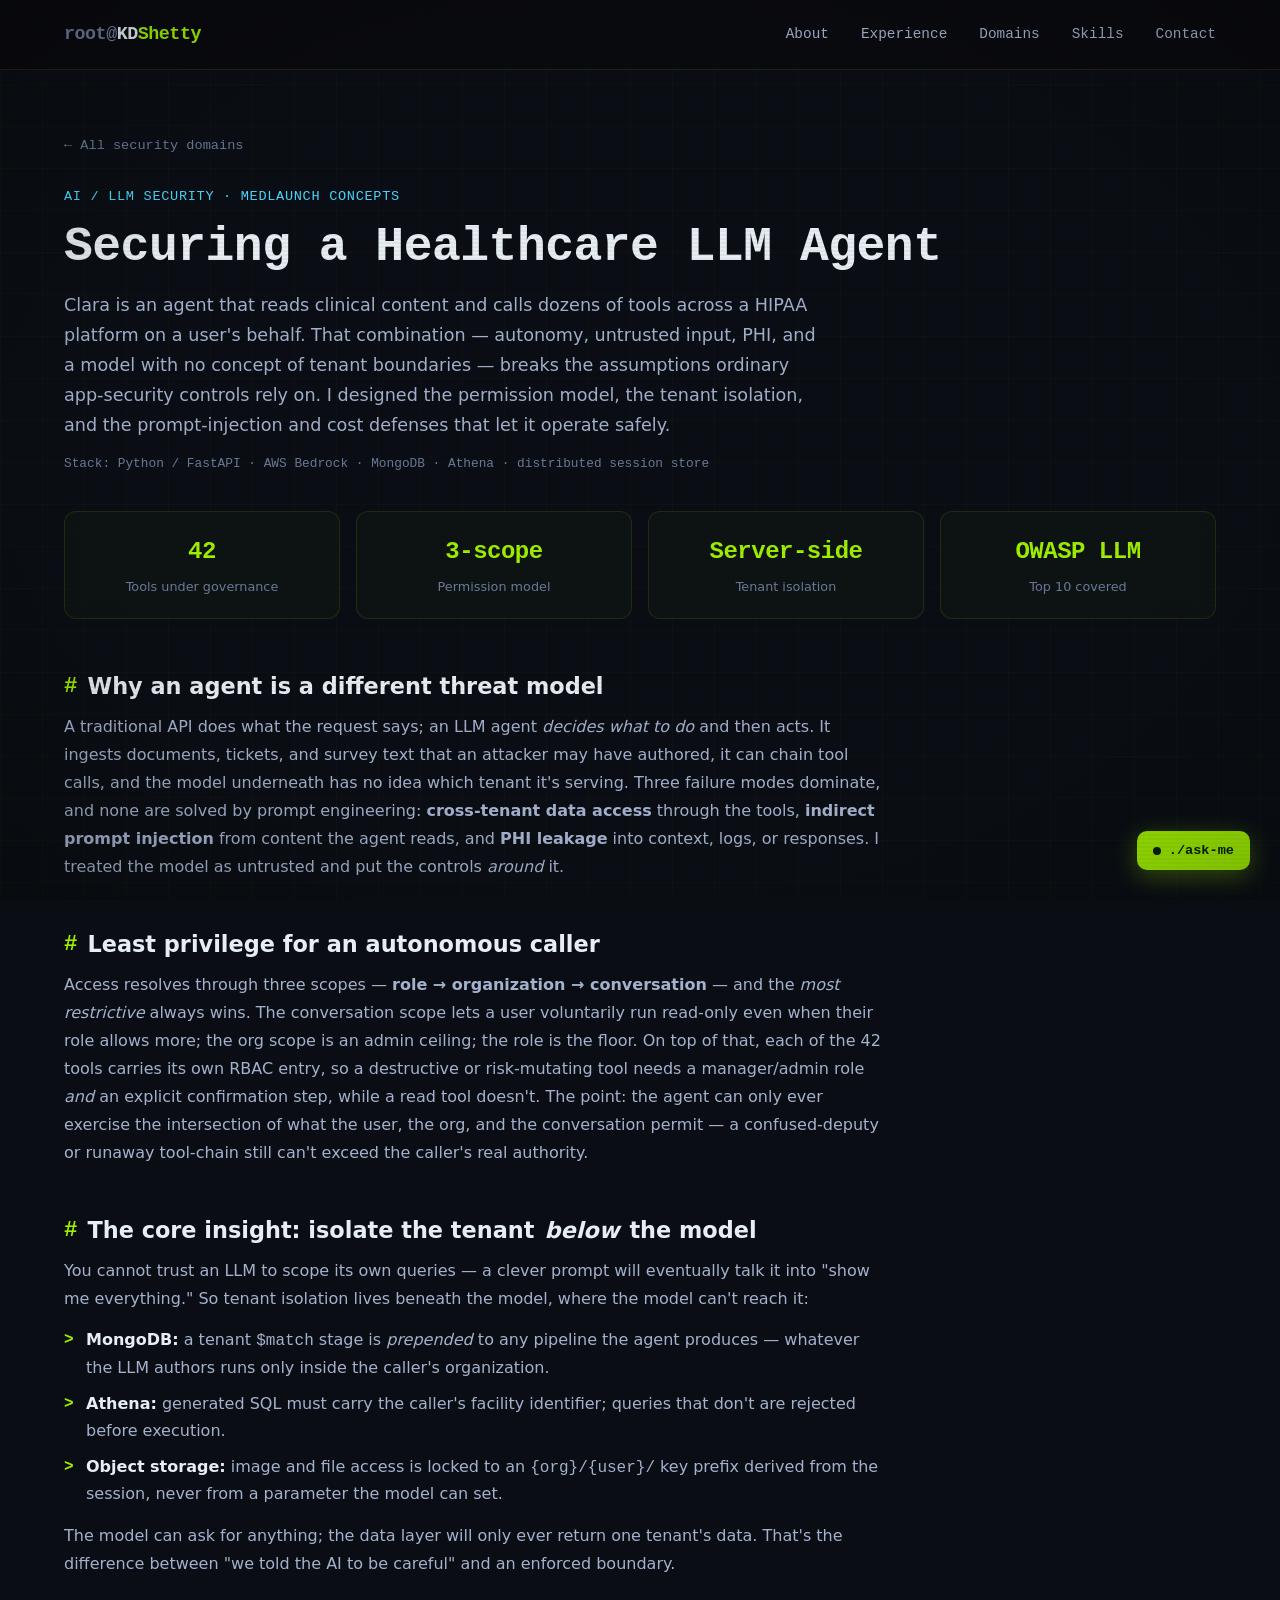
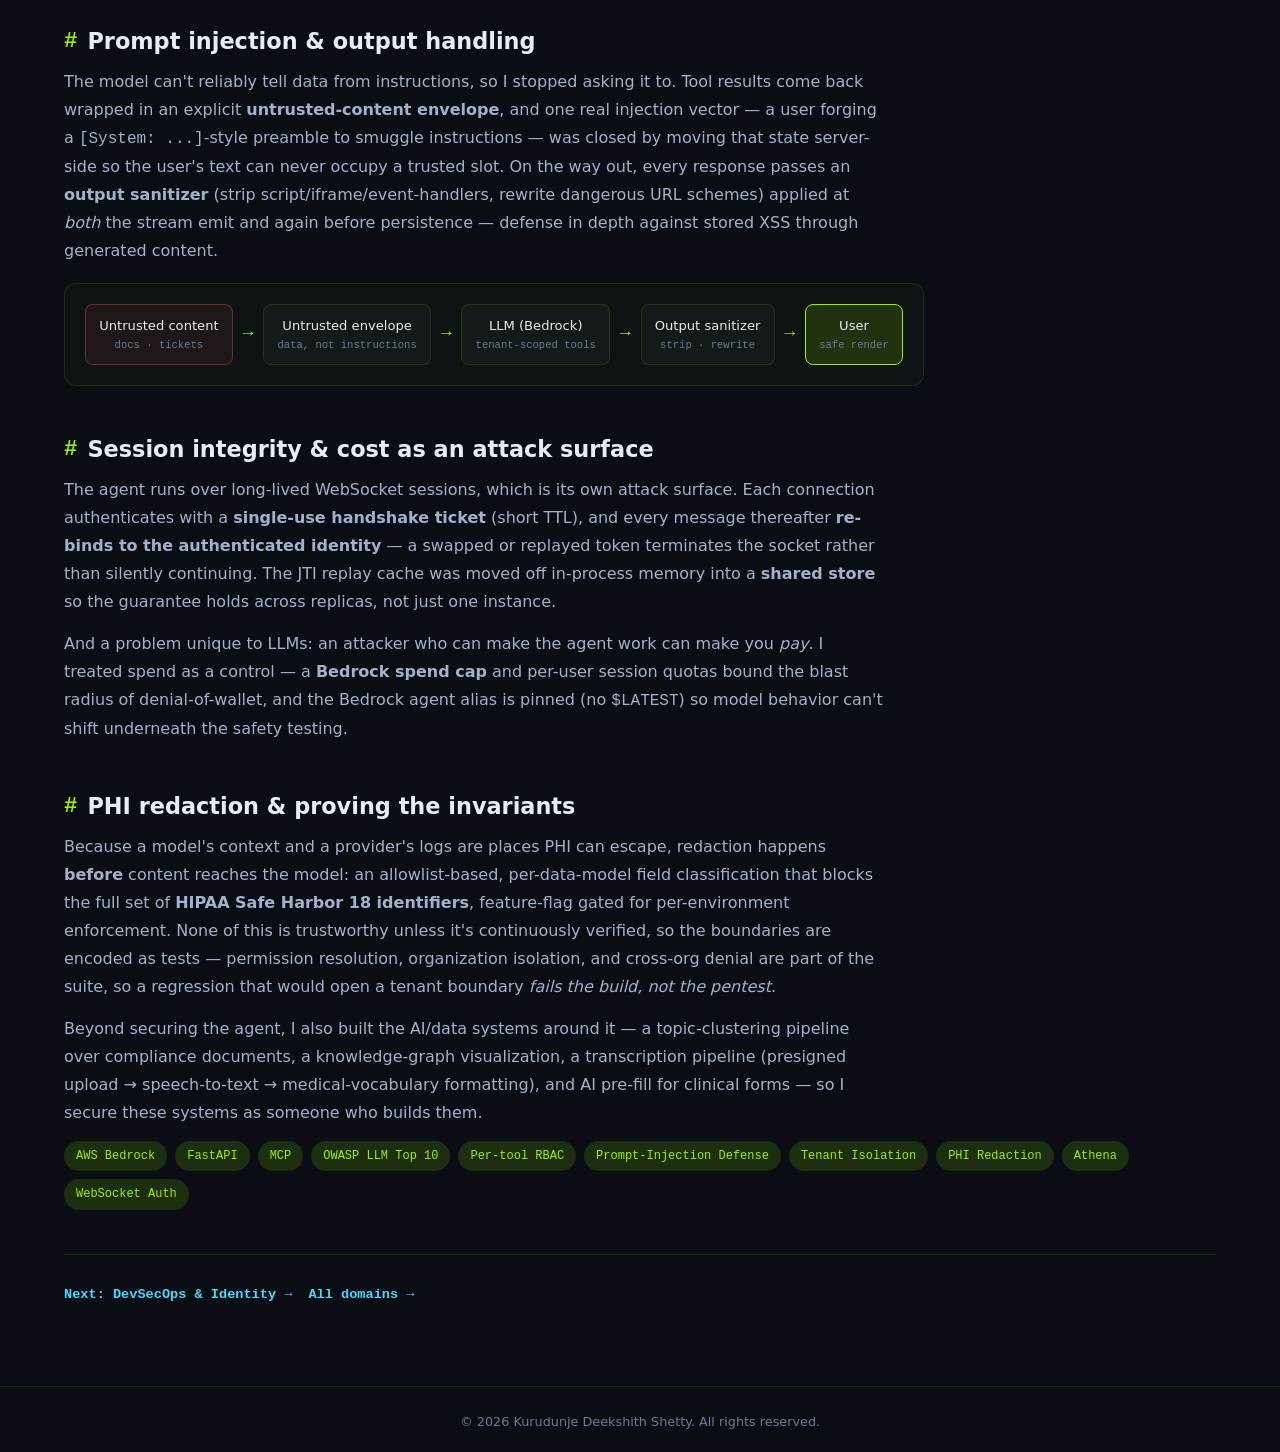
<file: work/ai-llm-security/index.html>
<!DOCTYPE html>
<html lang="en">
<head>
    <meta charset="UTF-8">
    <meta name="viewport" content="width=device-width, initial-scale=1.0">
    <title>AI / LLM Security — Kurudunje Deekshith Shetty</title>
    <meta name="description" content="AI/LLM security domain: securing a healthcare LLM agent and its MCP server — layered permissions, tenant isolation enforced below the model, indirect-prompt-injection defense, denial-of-wallet controls, and HIPAA Safe Harbor PHI redaction.">
    <meta name="theme-color" content="#0a0e14">
    <link rel="icon" type="image/svg+xml" href="data:image/svg+xml,<svg xmlns='http://www.w3.org/2000/svg' viewBox='0 0 100 100'><rect fill='%230a0e14' width='100' height='100' rx='20'/><text x='50' y='68' text-anchor='middle' font-size='50' font-family='monospace' font-weight='bold' fill='%239fef00'>KD</text></svg>">
    <link rel="stylesheet" href="../../styles.css">
</head>
<body>

    <nav class="navbar">
        <div class="container">
            <a href="../../index.html" class="nav-logo"><span>KD</span>Shetty</a>
            <div class="nav-links">
                <a href="../../index.html#about">About</a>
                <a href="../../index.html#experience">Experience</a>
                <a href="../../index.html#projects">Domains</a>
                <a href="../../index.html#skills">Skills</a>
                <a href="../../index.html#contact">Contact</a>
            </div>
            <button class="hamburger" aria-label="Toggle navigation">
                <span></span><span></span><span></span>
            </button>
        </div>
    </nav>

    <main class="cs-page">
        <div class="container">
            <a href="../../index.html#projects" class="cs-back">&larr; All security domains</a>

            <div class="reveal">
                <div class="cs-hero-eyebrow">AI / LLM Security &middot; Medlaunch Concepts</div>
                <h1>Securing a Healthcare LLM Agent</h1>
                <p class="cs-lede">Clara is an agent that reads clinical content and calls dozens of tools across a HIPAA platform on a user's behalf. That combination &mdash; autonomy, untrusted input, PHI, and a model with no concept of tenant boundaries &mdash; breaks the assumptions ordinary app-security controls rely on. I designed the permission model, the tenant isolation, and the prompt-injection and cost defenses that let it operate safely.</p>
                <p class="cs-context-tag">Stack: Python / FastAPI &middot; AWS Bedrock &middot; MongoDB &middot; Athena &middot; distributed session store</p>
            </div>

            <div class="cs-statbar reveal">
                <div class="stat-card"><div class="stat-number">42</div><div class="stat-label">Tools under governance</div></div>
                <div class="stat-card"><div class="stat-number">3-scope</div><div class="stat-label">Permission model</div></div>
                <div class="stat-card"><div class="stat-number">Server-side</div><div class="stat-label">Tenant isolation</div></div>
                <div class="stat-card"><div class="stat-number">OWASP LLM</div><div class="stat-label">Top 10 covered</div></div>
            </div>

            <div class="cs-block reveal">
                <h2>Why an agent is a different threat model</h2>
                <p>A traditional API does what the request says; an LLM agent <em>decides what to do</em> and then acts. It ingests documents, tickets, and survey text that an attacker may have authored, it can chain tool calls, and the model underneath has no idea which tenant it's serving. Three failure modes dominate, and none are solved by prompt engineering: <strong>cross-tenant data access</strong> through the tools, <strong>indirect prompt injection</strong> from content the agent reads, and <strong>PHI leakage</strong> into context, logs, or responses. I treated the model as untrusted and put the controls <em>around</em> it.</p>
            </div>

            <div class="cs-block reveal">
                <h2>Least privilege for an autonomous caller</h2>
                <p>Access resolves through three scopes &mdash; <strong>role &rarr; organization &rarr; conversation</strong> &mdash; and the <em>most restrictive</em> always wins. The conversation scope lets a user voluntarily run read-only even when their role allows more; the org scope is an admin ceiling; the role is the floor. On top of that, each of the 42 tools carries its own RBAC entry, so a destructive or risk-mutating tool needs a manager/admin role <em>and</em> an explicit confirmation step, while a read tool doesn't. The point: the agent can only ever exercise the intersection of what the user, the org, and the conversation permit &mdash; a confused-deputy or runaway tool-chain still can't exceed the caller's real authority.</p>
            </div>

            <div class="cs-block reveal">
                <h2>The core insight: isolate the tenant <em>below</em> the model</h2>
                <p>You cannot trust an LLM to scope its own queries &mdash; a clever prompt will eventually talk it into "show me everything." So tenant isolation lives beneath the model, where the model can't reach it:</p>
                <ul>
                    <li><strong>MongoDB:</strong> a tenant <code>$match</code> stage is <em>prepended</em> to any pipeline the agent produces &mdash; whatever the LLM authors runs only inside the caller's organization.</li>
                    <li><strong>Athena:</strong> generated SQL must carry the caller's facility identifier; queries that don't are rejected before execution.</li>
                    <li><strong>Object storage:</strong> image and file access is locked to an <code>{org}/{user}/</code> key prefix derived from the session, never from a parameter the model can set.</li>
                </ul>
                <p>The model can ask for anything; the data layer will only ever return one tenant's data. That's the difference between "we told the AI to be careful" and an enforced boundary.</p>
            </div>

            <div class="cs-block reveal">
                <h2>Prompt injection &amp; output handling</h2>
                <p>The model can't reliably tell data from instructions, so I stopped asking it to. Tool results come back wrapped in an explicit <strong>untrusted-content envelope</strong>, and one real injection vector &mdash; a user forging a <code>[System: ...]</code>-style preamble to smuggle instructions &mdash; was closed by moving that state server-side so the user's text can never occupy a trusted slot. On the way out, every response passes an <strong>output sanitizer</strong> (strip script/iframe/event-handlers, rewrite dangerous URL schemes) applied at <em>both</em> the stream emit and again before persistence &mdash; defense in depth against stored XSS through generated content.</p>
                <div class="cs-diagram">
                    <div class="dg-node danger">Untrusted content<small>docs &middot; tickets</small></div>
                    <div class="dg-arrow">&rarr;</div>
                    <div class="dg-node">Untrusted envelope<small>data, not instructions</small></div>
                    <div class="dg-arrow">&rarr;</div>
                    <div class="dg-node">LLM (Bedrock)<small>tenant-scoped tools</small></div>
                    <div class="dg-arrow">&rarr;</div>
                    <div class="dg-node">Output sanitizer<small>strip &middot; rewrite</small></div>
                    <div class="dg-arrow">&rarr;</div>
                    <div class="dg-node accent">User<small>safe render</small></div>
                </div>
            </div>

            <div class="cs-block reveal">
                <h2>Session integrity &amp; cost as an attack surface</h2>
                <p>The agent runs over long-lived WebSocket sessions, which is its own attack surface. Each connection authenticates with a <strong>single-use handshake ticket</strong> (short TTL), and every message thereafter <strong>re-binds to the authenticated identity</strong> &mdash; a swapped or replayed token terminates the socket rather than silently continuing. The JTI replay cache was moved off in-process memory into a <strong>shared store</strong> so the guarantee holds across replicas, not just one instance.</p>
                <p>And a problem unique to LLMs: an attacker who can make the agent work can make you <em>pay</em>. I treated spend as a control &mdash; a <strong>Bedrock spend cap</strong> and per-user session quotas bound the blast radius of denial-of-wallet, and the Bedrock agent alias is pinned (no <code>$LATEST</code>) so model behavior can't shift underneath the safety testing.</p>
            </div>

            <div class="cs-block reveal">
                <h2>PHI redaction &amp; proving the invariants</h2>
                <p>Because a model's context and a provider's logs are places PHI can escape, redaction happens <strong>before</strong> content reaches the model: an allowlist-based, per-data-model field classification that blocks the full set of <strong>HIPAA Safe Harbor 18 identifiers</strong>, feature-flag gated for per-environment enforcement. None of this is trustworthy unless it's continuously verified, so the boundaries are encoded as tests &mdash; permission resolution, organization isolation, and cross-org denial are part of the suite, so a regression that would open a tenant boundary <em>fails the build, not the pentest</em>.</p>
                <p>Beyond securing the agent, I also built the AI/data systems around it &mdash; a topic-clustering pipeline over compliance documents, a knowledge-graph visualization, a transcription pipeline (presigned upload &rarr; speech-to-text &rarr; medical-vocabulary formatting), and AI pre-fill for clinical forms &mdash; so I secure these systems as someone who builds them.</p>
                <div class="cs-stack">
                    <span>AWS Bedrock</span><span>FastAPI</span><span>MCP</span><span>OWASP LLM Top 10</span><span>Per-tool RBAC</span><span>Prompt-Injection Defense</span><span>Tenant Isolation</span><span>PHI Redaction</span><span>Athena</span><span>WebSocket Auth</span>
                </div>
            </div>

            <div class="cs-footer-nav reveal">
                <a href="../devsecops-identity/" class="cs-link">Next: DevSecOps &amp; Identity &rarr;</a>
                <a href="../../index.html#projects" class="cs-link">All domains &rarr;</a>
            </div>
        </div>
    </main>

    <footer><div class="container"><p>&copy; 2026 Kurudunje Deekshith Shetty. All rights reserved.</p></div></footer>
    <button class="back-to-top" aria-label="Back to top">&uarr;</button>
    <script src="../../script.js"></script>
    <script src="../../assistant.js" defer></script>
</body>
</html>
</file>
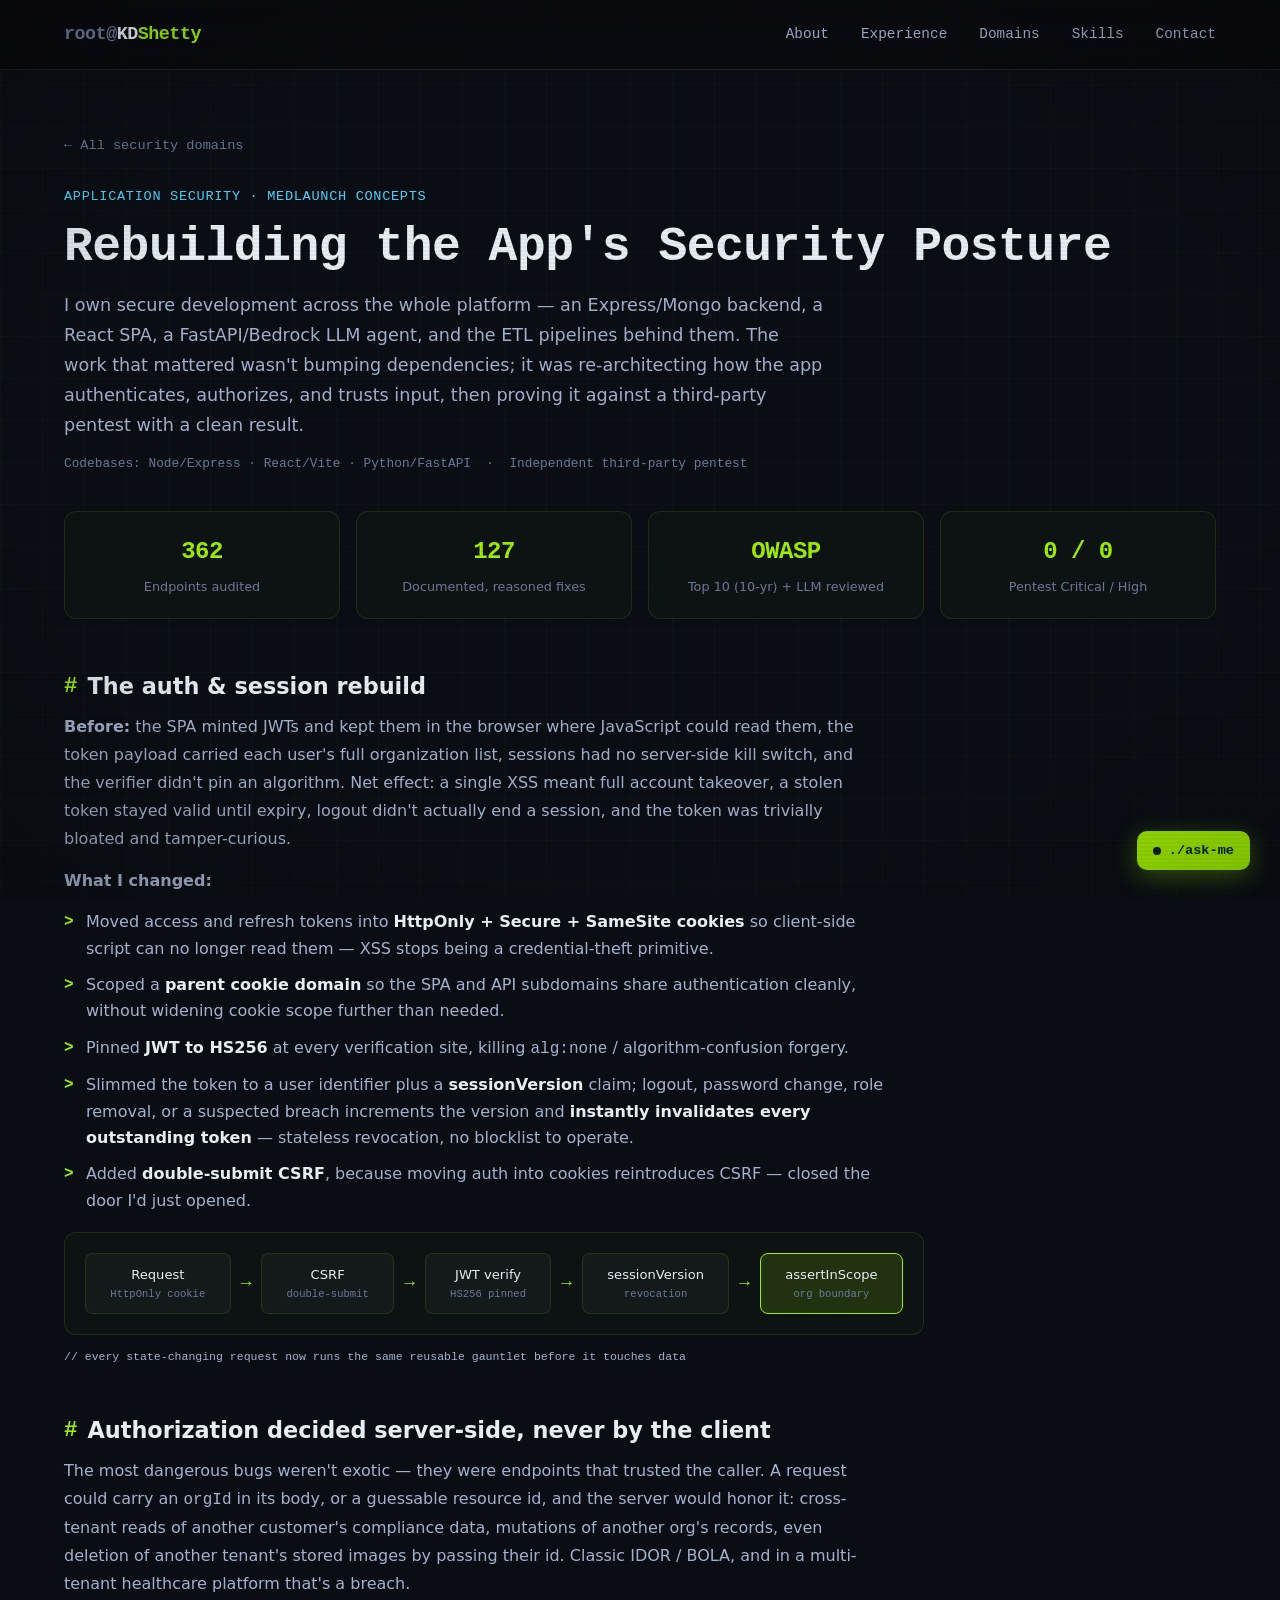
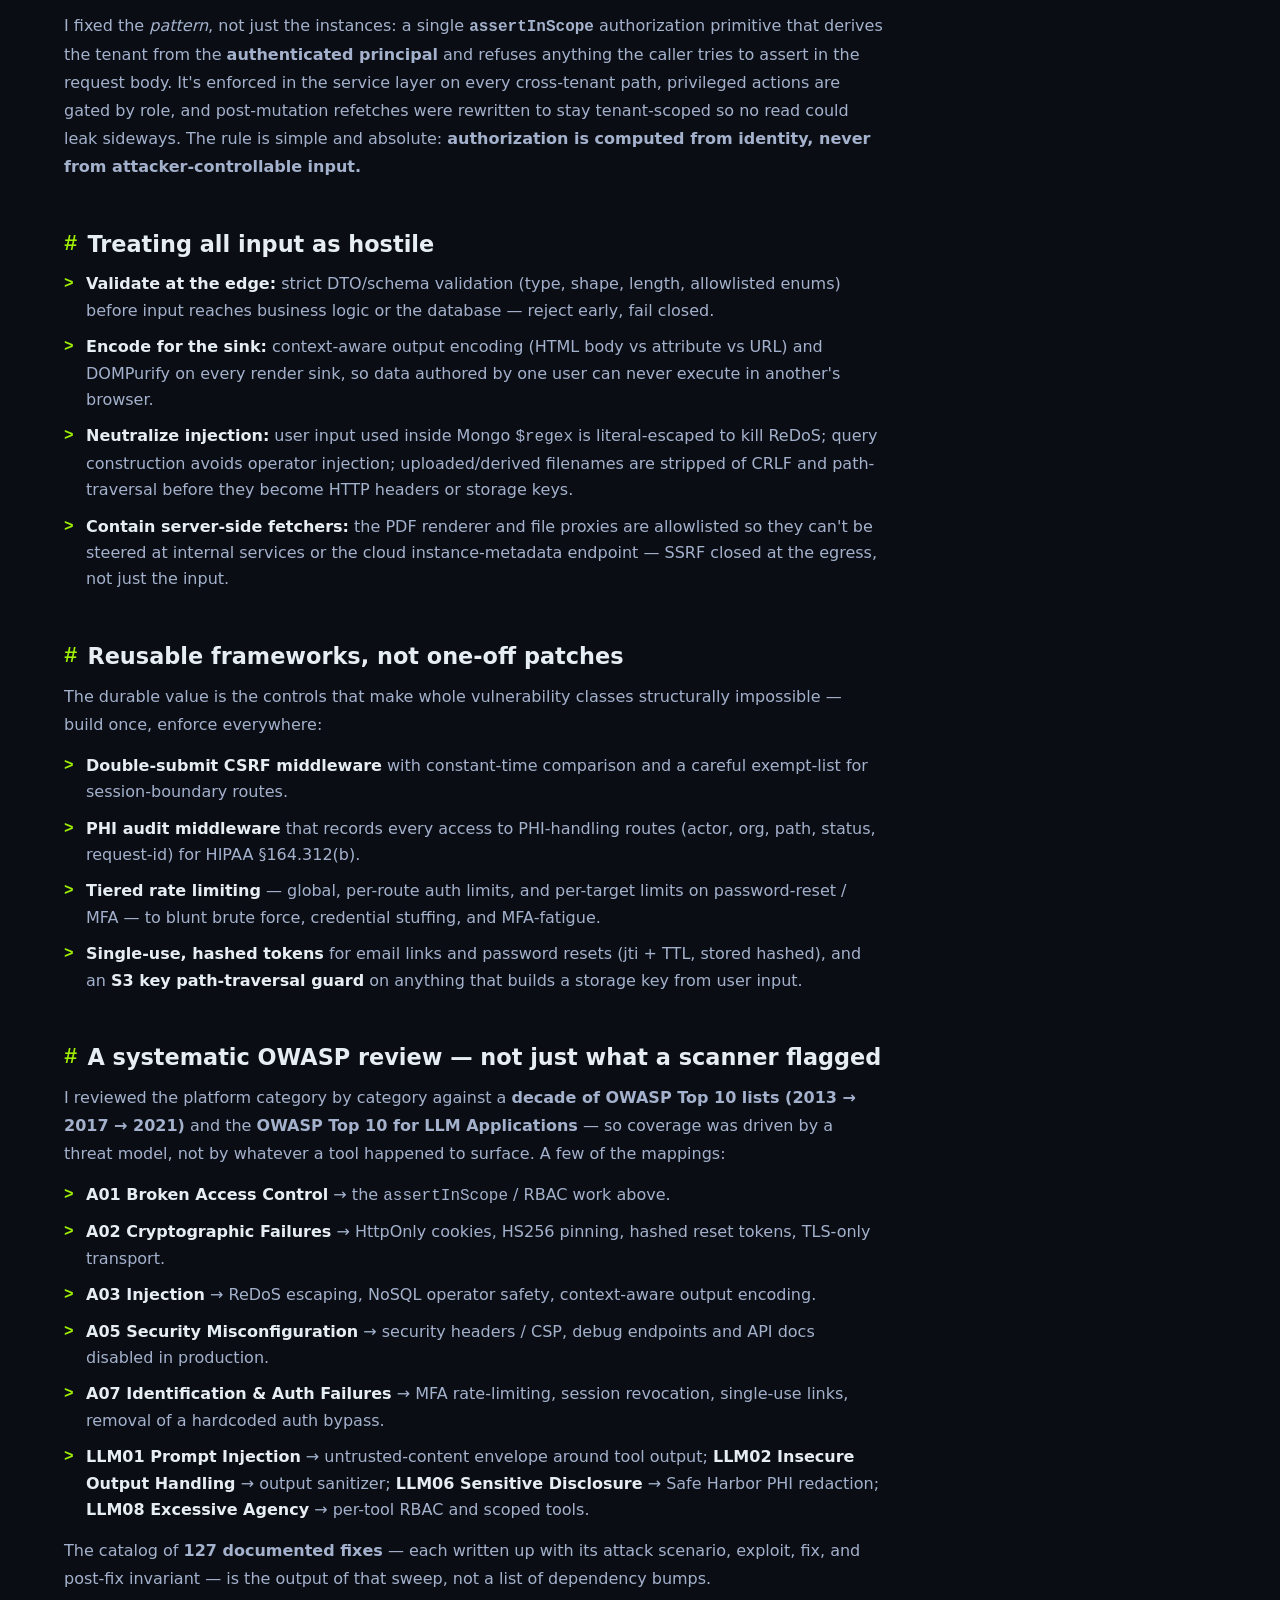
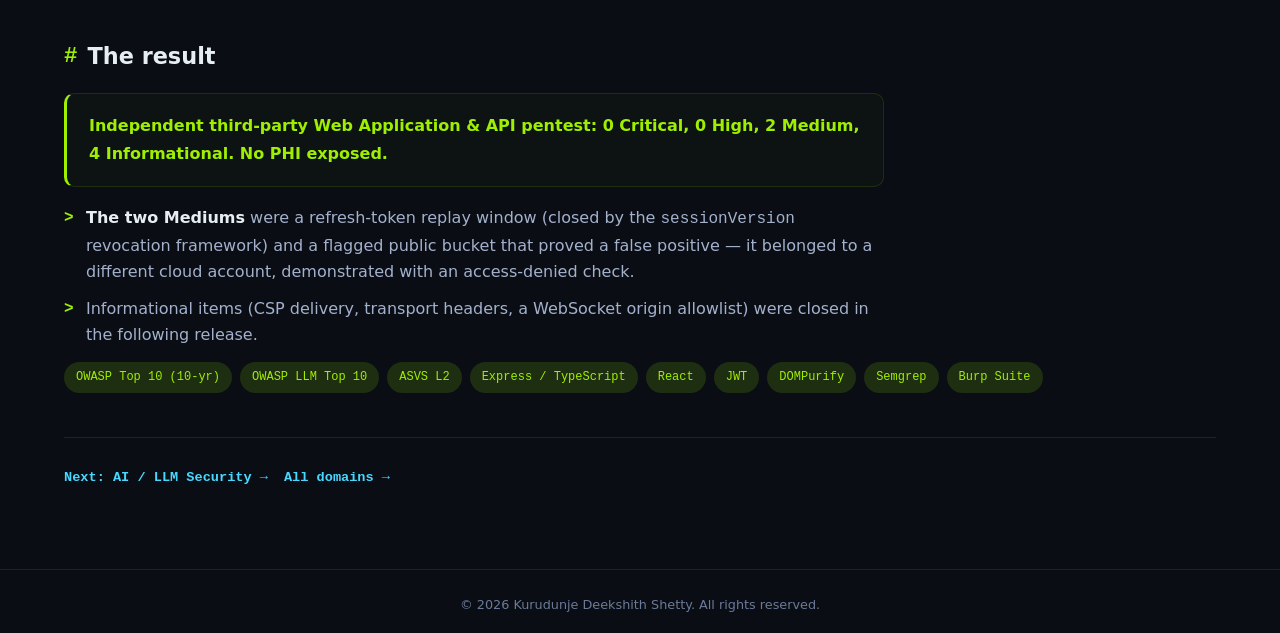
<file: work/application-security/index.html>
<!DOCTYPE html>
<html lang="en">
<head>
    <meta charset="UTF-8">
    <meta name="viewport" content="width=device-width, initial-scale=1.0">
    <title>Application Security — Kurudunje Deekshith Shetty</title>
    <meta name="description" content="Application security domain: an auth/session rebuild from browser-stored JWTs to HttpOnly cookies, a server-side authorization model, input-validation and SSRF defense, reusable security frameworks, and a systematic OWASP Top 10 (decade) + OWASP LLM Top 10 review on a HIPAA healthcare SaaS.">
    <meta name="theme-color" content="#0a0e14">
    <link rel="icon" type="image/svg+xml" href="data:image/svg+xml,<svg xmlns='http://www.w3.org/2000/svg' viewBox='0 0 100 100'><rect fill='%230a0e14' width='100' height='100' rx='20'/><text x='50' y='68' text-anchor='middle' font-size='50' font-family='monospace' font-weight='bold' fill='%239fef00'>KD</text></svg>">
    <link rel="stylesheet" href="../../styles.css">
</head>
<body>

    <nav class="navbar">
        <div class="container">
            <a href="../../index.html" class="nav-logo"><span>KD</span>Shetty</a>
            <div class="nav-links">
                <a href="../../index.html#about">About</a>
                <a href="../../index.html#experience">Experience</a>
                <a href="../../index.html#projects">Domains</a>
                <a href="../../index.html#skills">Skills</a>
                <a href="../../index.html#contact">Contact</a>
            </div>
            <button class="hamburger" aria-label="Toggle navigation">
                <span></span><span></span><span></span>
            </button>
        </div>
    </nav>

    <main class="cs-page">
        <div class="container">
            <a href="../../index.html#projects" class="cs-back">&larr; All security domains</a>

            <div class="reveal">
                <div class="cs-hero-eyebrow">Application Security &middot; Medlaunch Concepts</div>
                <h1>Rebuilding the App's Security Posture</h1>
                <p class="cs-lede">I own secure development across the whole platform &mdash; an Express/Mongo backend, a React SPA, a FastAPI/Bedrock LLM agent, and the ETL pipelines behind them. The work that mattered wasn't bumping dependencies; it was re-architecting how the app authenticates, authorizes, and trusts input, then proving it against a third-party pentest with a clean result.</p>
                <p class="cs-context-tag">Codebases: Node/Express &middot; React/Vite &middot; Python/FastAPI &nbsp;&middot;&nbsp; Independent third-party pentest</p>
            </div>

            <div class="cs-statbar reveal">
                <div class="stat-card"><div class="stat-number">362</div><div class="stat-label">Endpoints audited</div></div>
                <div class="stat-card"><div class="stat-number">127</div><div class="stat-label">Documented, reasoned fixes</div></div>
                <div class="stat-card"><div class="stat-number">OWASP</div><div class="stat-label">Top 10 (10-yr) + LLM reviewed</div></div>
                <div class="stat-card"><div class="stat-number">0 / 0</div><div class="stat-label">Pentest Critical / High</div></div>
            </div>

            <div class="cs-block reveal">
                <h2>The auth &amp; session rebuild</h2>
                <p><strong>Before:</strong> the SPA minted JWTs and kept them in the browser where JavaScript could read them, the token payload carried each user's full organization list, sessions had no server-side kill switch, and the verifier didn't pin an algorithm. Net effect: a single XSS meant full account takeover, a stolen token stayed valid until expiry, logout didn't actually end a session, and the token was trivially bloated and tamper-curious.</p>
                <p><strong>What I changed:</strong></p>
                <ul>
                    <li>Moved access and refresh tokens into <strong>HttpOnly + Secure + SameSite cookies</strong> so client-side script can no longer read them &mdash; XSS stops being a credential-theft primitive.</li>
                    <li>Scoped a <strong>parent cookie domain</strong> so the SPA and API subdomains share authentication cleanly, without widening cookie scope further than needed.</li>
                    <li>Pinned <strong>JWT to HS256</strong> at every verification site, killing <code>alg:none</code> / algorithm-confusion forgery.</li>
                    <li>Slimmed the token to a user identifier plus a <strong>sessionVersion</strong> claim; logout, password change, role removal, or a suspected breach increments the version and <strong>instantly invalidates every outstanding token</strong> &mdash; stateless revocation, no blocklist to operate.</li>
                    <li>Added <strong>double-submit CSRF</strong>, because moving auth into cookies reintroduces CSRF &mdash; closed the door I'd just opened.</li>
                </ul>
                <div class="cs-diagram">
                    <div class="dg-node">Request<small>HttpOnly cookie</small></div>
                    <div class="dg-arrow">&rarr;</div>
                    <div class="dg-node">CSRF<small>double-submit</small></div>
                    <div class="dg-arrow">&rarr;</div>
                    <div class="dg-node">JWT verify<small>HS256 pinned</small></div>
                    <div class="dg-arrow">&rarr;</div>
                    <div class="dg-node">sessionVersion<small>revocation</small></div>
                    <div class="dg-arrow">&rarr;</div>
                    <div class="dg-node accent">assertInScope<small>org boundary</small></div>
                </div>
                <p class="dg-caption">// every state-changing request now runs the same reusable gauntlet before it touches data</p>
            </div>

            <div class="cs-block reveal">
                <h2>Authorization decided server-side, never by the client</h2>
                <p>The most dangerous bugs weren't exotic &mdash; they were endpoints that trusted the caller. A request could carry an <code>orgId</code> in its body, or a guessable resource id, and the server would honor it: cross-tenant reads of another customer's compliance data, mutations of another org's records, even deletion of another tenant's stored images by passing their id. Classic IDOR / BOLA, and in a multi-tenant healthcare platform that's a breach.</p>
                <p>I fixed the <em>pattern</em>, not just the instances: a single <strong><code>assertInScope</code></strong> authorization primitive that derives the tenant from the <strong>authenticated principal</strong> and refuses anything the caller tries to assert in the request body. It's enforced in the service layer on every cross-tenant path, privileged actions are gated by role, and post-mutation refetches were rewritten to stay tenant-scoped so no read could leak sideways. The rule is simple and absolute: <strong>authorization is computed from identity, never from attacker-controllable input.</strong></p>
            </div>

            <div class="cs-block reveal">
                <h2>Treating all input as hostile</h2>
                <ul>
                    <li><strong>Validate at the edge:</strong> strict DTO/schema validation (type, shape, length, allowlisted enums) before input reaches business logic or the database &mdash; reject early, fail closed.</li>
                    <li><strong>Encode for the sink:</strong> context-aware output encoding (HTML body vs attribute vs URL) and DOMPurify on every render sink, so data authored by one user can never execute in another's browser.</li>
                    <li><strong>Neutralize injection:</strong> user input used inside Mongo <code>$regex</code> is literal-escaped to kill ReDoS; query construction avoids operator injection; uploaded/derived filenames are stripped of CRLF and path-traversal before they become HTTP headers or storage keys.</li>
                    <li><strong>Contain server-side fetchers:</strong> the PDF renderer and file proxies are allowlisted so they can't be steered at internal services or the cloud instance-metadata endpoint &mdash; SSRF closed at the egress, not just the input.</li>
                </ul>
            </div>

            <div class="cs-block reveal">
                <h2>Reusable frameworks, not one-off patches</h2>
                <p>The durable value is the controls that make whole vulnerability classes structurally impossible &mdash; build once, enforce everywhere:</p>
                <ul>
                    <li><strong>Double-submit CSRF middleware</strong> with constant-time comparison and a careful exempt-list for session-boundary routes.</li>
                    <li><strong>PHI audit middleware</strong> that records every access to PHI-handling routes (actor, org, path, status, request-id) for HIPAA §164.312(b).</li>
                    <li><strong>Tiered rate limiting</strong> &mdash; global, per-route auth limits, and per-target limits on password-reset / MFA &mdash; to blunt brute force, credential stuffing, and MFA-fatigue.</li>
                    <li><strong>Single-use, hashed tokens</strong> for email links and password resets (jti + TTL, stored hashed), and an <strong>S3 key path-traversal guard</strong> on anything that builds a storage key from user input.</li>
                </ul>
            </div>

            <div class="cs-block reveal">
                <h2>A systematic OWASP review &mdash; not just what a scanner flagged</h2>
                <p>I reviewed the platform category by category against a <strong>decade of OWASP Top 10 lists (2013 &rarr; 2017 &rarr; 2021)</strong> and the <strong>OWASP Top 10 for LLM Applications</strong> &mdash; so coverage was driven by a threat model, not by whatever a tool happened to surface. A few of the mappings:</p>
                <ul>
                    <li><strong>A01 Broken Access Control</strong> &rarr; the <code>assertInScope</code> / RBAC work above.</li>
                    <li><strong>A02 Cryptographic Failures</strong> &rarr; HttpOnly cookies, HS256 pinning, hashed reset tokens, TLS-only transport.</li>
                    <li><strong>A03 Injection</strong> &rarr; ReDoS escaping, NoSQL operator safety, context-aware output encoding.</li>
                    <li><strong>A05 Security Misconfiguration</strong> &rarr; security headers / CSP, debug endpoints and API docs disabled in production.</li>
                    <li><strong>A07 Identification &amp; Auth Failures</strong> &rarr; MFA rate-limiting, session revocation, single-use links, removal of a hardcoded auth bypass.</li>
                    <li><strong>LLM01 Prompt Injection</strong> &rarr; untrusted-content envelope around tool output; <strong>LLM02 Insecure Output Handling</strong> &rarr; output sanitizer; <strong>LLM06 Sensitive Disclosure</strong> &rarr; Safe Harbor PHI redaction; <strong>LLM08 Excessive Agency</strong> &rarr; per-tool RBAC and scoped tools.</li>
                </ul>
                <p>The catalog of <strong>127 documented fixes</strong> &mdash; each written up with its attack scenario, exploit, fix, and post-fix invariant &mdash; is the output of that sweep, not a list of dependency bumps.</p>
            </div>

            <div class="cs-block reveal">
                <h2>The result</h2>
                <div class="cs-callout">
                    <p><strong>Independent third-party Web Application &amp; API pentest: 0 Critical, 0 High, 2 Medium, 4 Informational. No PHI exposed.</strong></p>
                </div>
                <ul>
                    <li><strong>The two Mediums</strong> were a refresh-token replay window (closed by the <code>sessionVersion</code> revocation framework) and a flagged public bucket that proved a false positive &mdash; it belonged to a different cloud account, demonstrated with an access-denied check.</li>
                    <li>Informational items (CSP delivery, transport headers, a WebSocket origin allowlist) were closed in the following release.</li>
                </ul>
                <div class="cs-stack">
                    <span>OWASP Top 10 (10-yr)</span><span>OWASP LLM Top 10</span><span>ASVS L2</span><span>Express / TypeScript</span><span>React</span><span>JWT</span><span>DOMPurify</span><span>Semgrep</span><span>Burp Suite</span>
                </div>
            </div>

            <div class="cs-footer-nav reveal">
                <a href="../ai-llm-security/" class="cs-link">Next: AI / LLM Security &rarr;</a>
                <a href="../../index.html#projects" class="cs-link">All domains &rarr;</a>
            </div>
        </div>
    </main>

    <footer><div class="container"><p>&copy; 2026 Kurudunje Deekshith Shetty. All rights reserved.</p></div></footer>
    <button class="back-to-top" aria-label="Back to top">&uarr;</button>
    <script src="../../script.js"></script>
    <script src="../../assistant.js" defer></script>
</body>
</html>
</file>
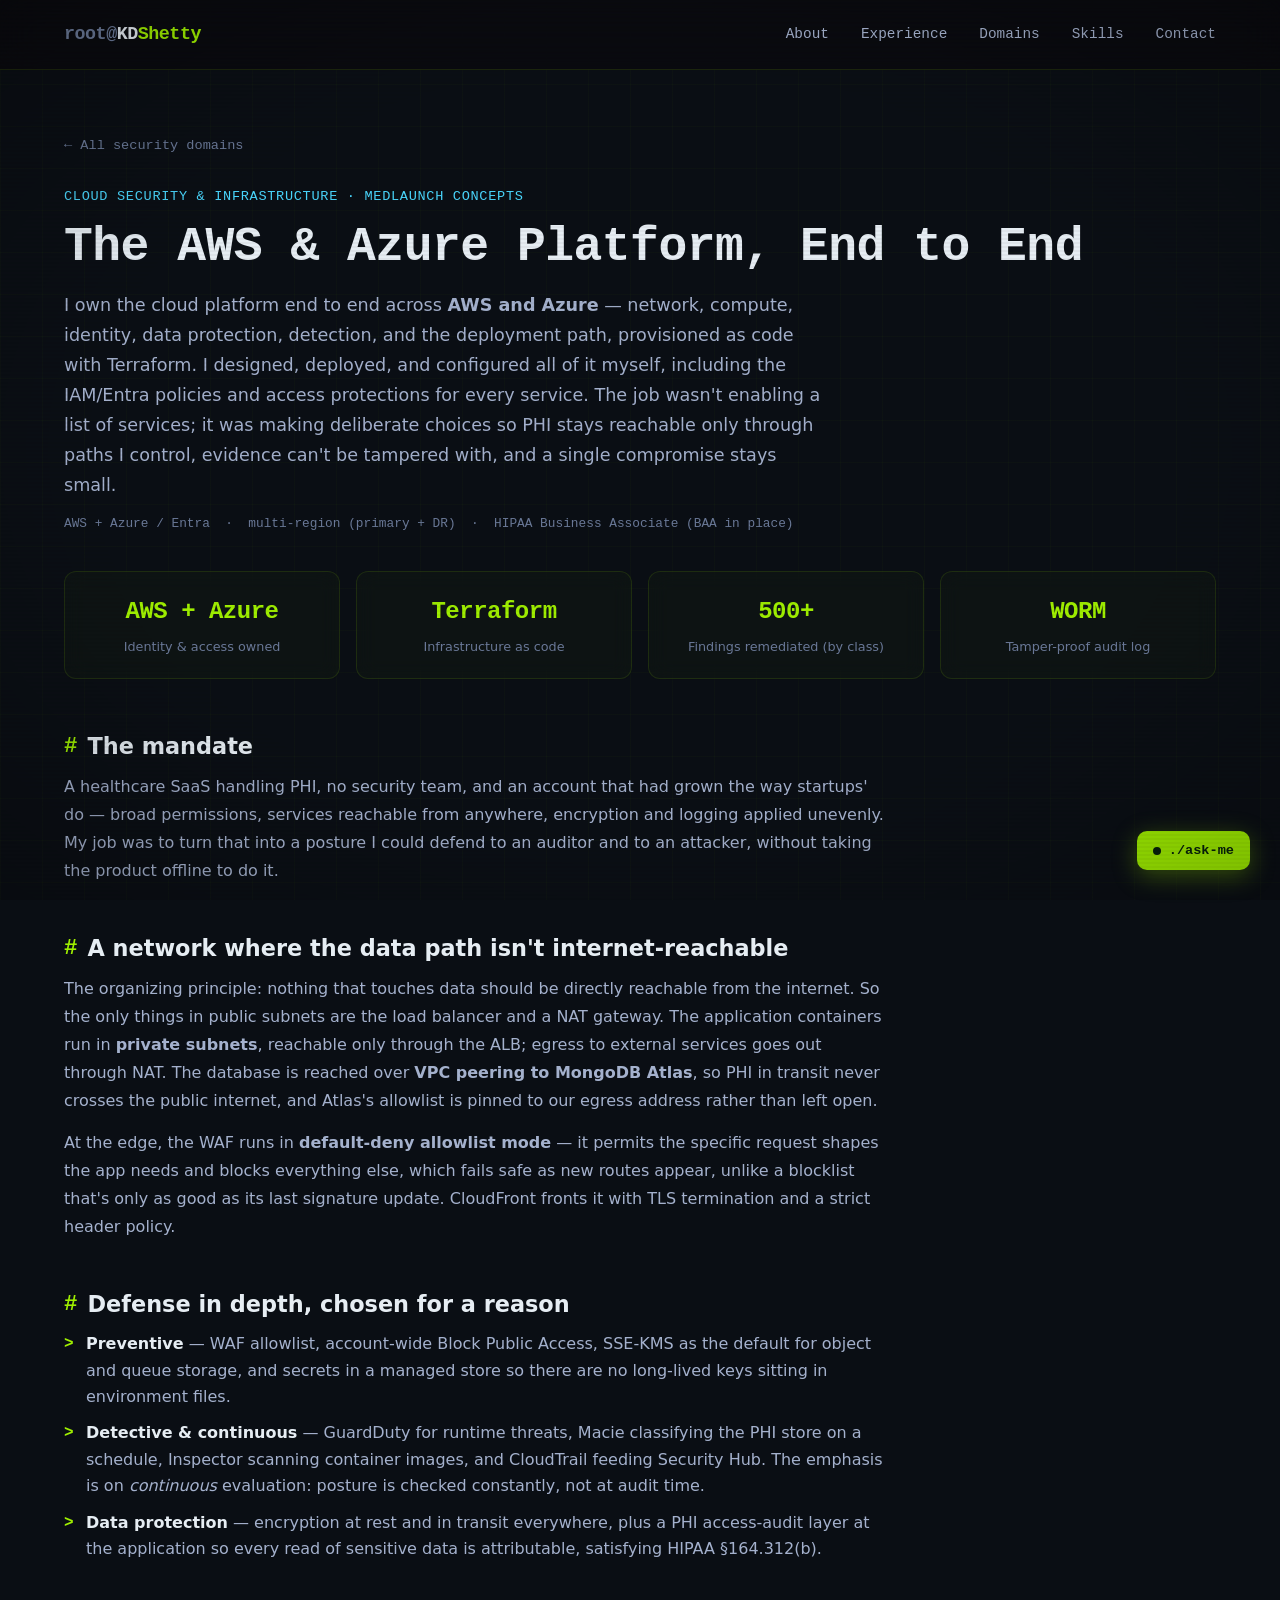
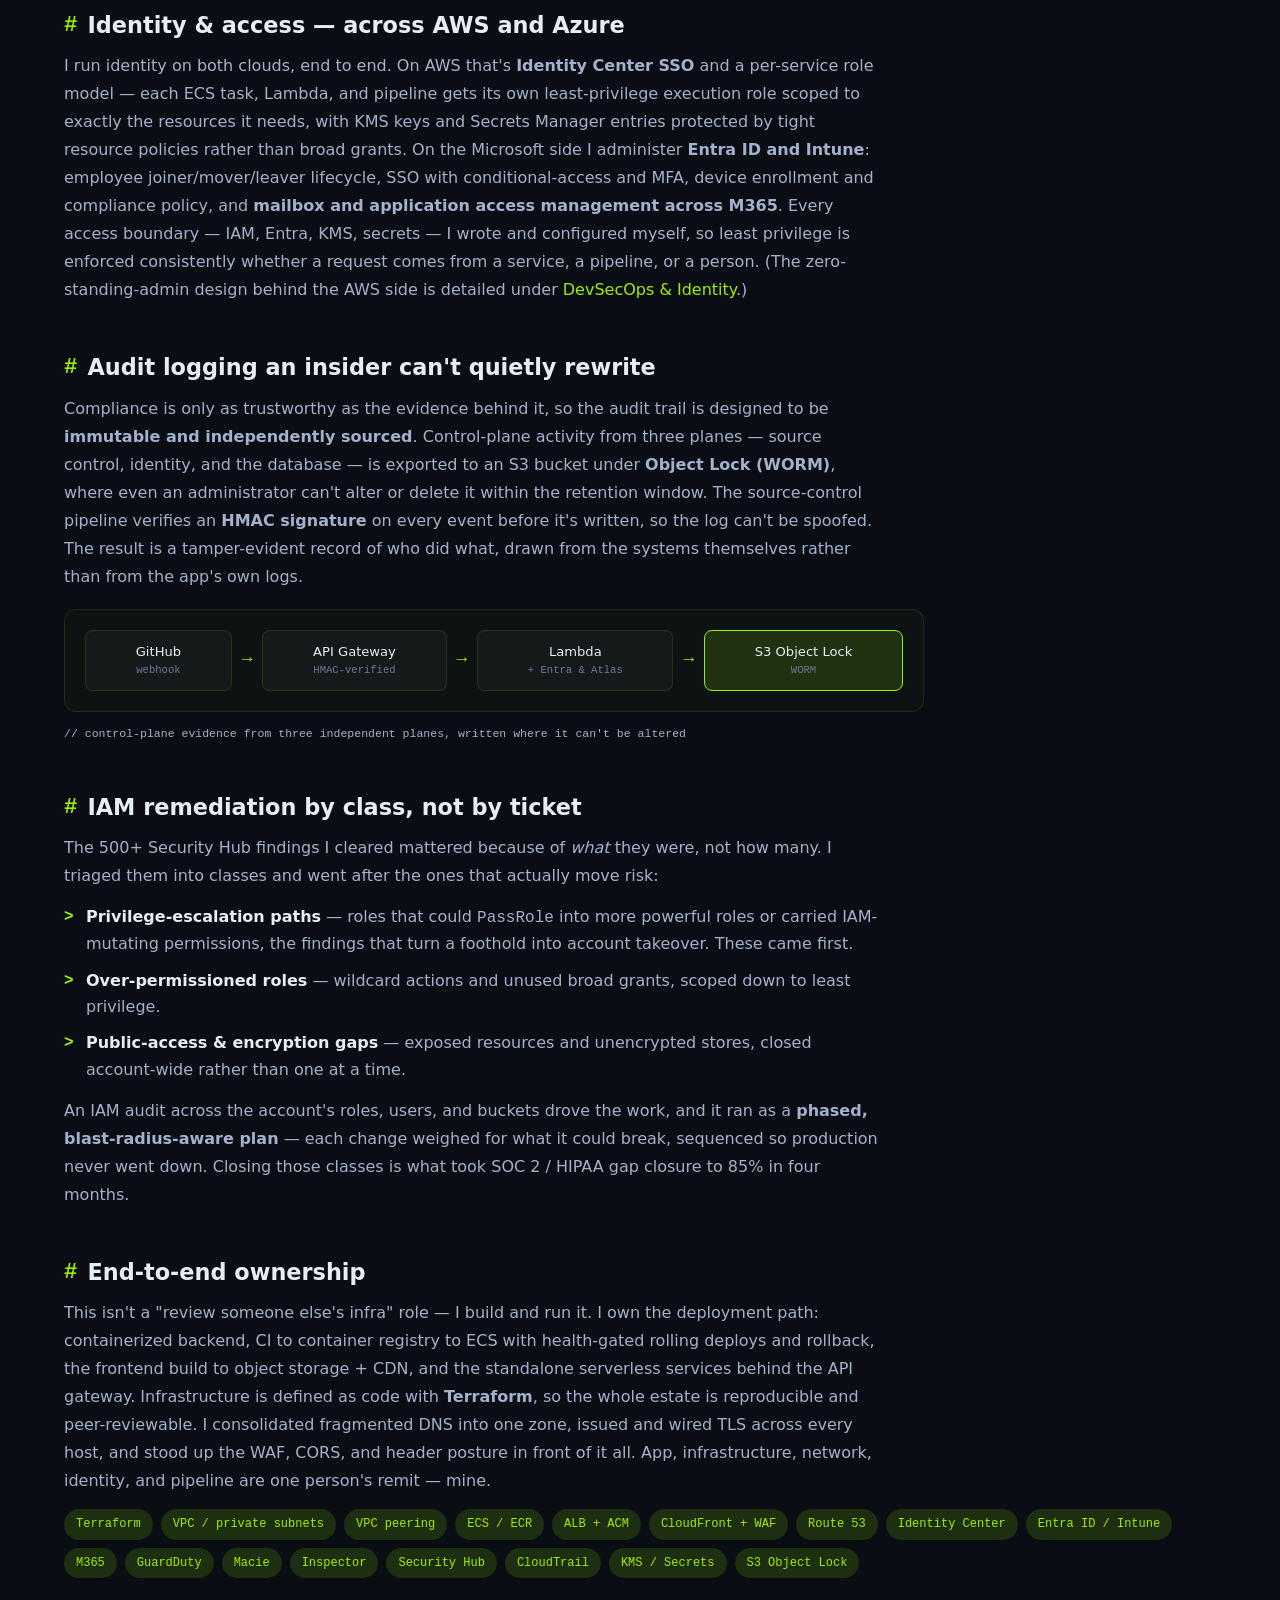
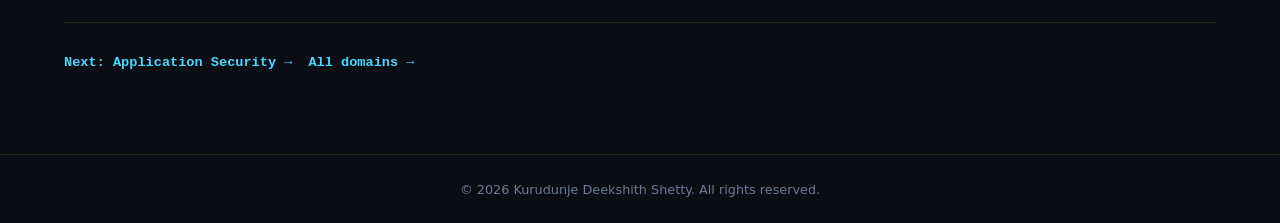
<file: work/cloud-infrastructure/index.html>
<!DOCTYPE html>
<html lang="en">
<head>
    <meta charset="UTF-8">
    <meta name="viewport" content="width=device-width, initial-scale=1.0">
    <title>Cloud Security & Infrastructure — Kurudunje Deekshith Shetty</title>
    <meta name="description" content="Cloud security domain: architecting and hardening the AWS estate for a HIPAA healthcare SaaS — a network where nothing in the data path is internet-reachable, reasoned defense-in-depth, tamper-proof audit logging, and IAM remediation by vulnerability class.">
    <meta name="theme-color" content="#0a0e14">
    <link rel="icon" type="image/svg+xml" href="data:image/svg+xml,<svg xmlns='http://www.w3.org/2000/svg' viewBox='0 0 100 100'><rect fill='%230a0e14' width='100' height='100' rx='20'/><text x='50' y='68' text-anchor='middle' font-size='50' font-family='monospace' font-weight='bold' fill='%239fef00'>KD</text></svg>">
    <link rel="stylesheet" href="../../styles.css">
</head>
<body>

    <nav class="navbar">
        <div class="container">
            <a href="../../index.html" class="nav-logo"><span>KD</span>Shetty</a>
            <div class="nav-links">
                <a href="../../index.html#about">About</a>
                <a href="../../index.html#experience">Experience</a>
                <a href="../../index.html#projects">Domains</a>
                <a href="../../index.html#skills">Skills</a>
                <a href="../../index.html#contact">Contact</a>
            </div>
            <button class="hamburger" aria-label="Toggle navigation">
                <span></span><span></span><span></span>
            </button>
        </div>
    </nav>

    <main class="cs-page">
        <div class="container">
            <a href="../../index.html#projects" class="cs-back">&larr; All security domains</a>

            <div class="reveal">
                <div class="cs-hero-eyebrow">Cloud Security &amp; Infrastructure &middot; Medlaunch Concepts</div>
                <h1>The AWS &amp; Azure Platform, End to End</h1>
                <p class="cs-lede">I own the cloud platform end to end across <strong>AWS and Azure</strong> &mdash; network, compute, identity, data protection, detection, and the deployment path, provisioned as code with Terraform. I designed, deployed, and configured all of it myself, including the IAM/Entra policies and access protections for every service. The job wasn't enabling a list of services; it was making deliberate choices so PHI stays reachable only through paths I control, evidence can't be tampered with, and a single compromise stays small.</p>
                <p class="cs-context-tag">AWS + Azure / Entra &nbsp;&middot;&nbsp; multi-region (primary + DR) &nbsp;&middot;&nbsp; HIPAA Business Associate (BAA in place)</p>
            </div>

            <div class="cs-statbar reveal">
                <div class="stat-card"><div class="stat-number">AWS + Azure</div><div class="stat-label">Identity &amp; access owned</div></div>
                <div class="stat-card"><div class="stat-number">Terraform</div><div class="stat-label">Infrastructure as code</div></div>
                <div class="stat-card"><div class="stat-number">500+</div><div class="stat-label">Findings remediated (by class)</div></div>
                <div class="stat-card"><div class="stat-number">WORM</div><div class="stat-label">Tamper-proof audit log</div></div>
            </div>

            <div class="cs-block reveal">
                <h2>The mandate</h2>
                <p>A healthcare SaaS handling PHI, no security team, and an account that had grown the way startups' do &mdash; broad permissions, services reachable from anywhere, encryption and logging applied unevenly. My job was to turn that into a posture I could defend to an auditor and to an attacker, without taking the product offline to do it.</p>
            </div>

            <div class="cs-block reveal">
                <h2>A network where the data path isn't internet-reachable</h2>
                <p>The organizing principle: nothing that touches data should be directly reachable from the internet. So the only things in public subnets are the load balancer and a NAT gateway. The application containers run in <strong>private subnets</strong>, reachable only through the ALB; egress to external services goes out through NAT. The database is reached over <strong>VPC peering to MongoDB Atlas</strong>, so PHI in transit never crosses the public internet, and Atlas's allowlist is pinned to our egress address rather than left open.</p>
                <p>At the edge, the WAF runs in <strong>default-deny allowlist mode</strong> &mdash; it permits the specific request shapes the app needs and blocks everything else, which fails safe as new routes appear, unlike a blocklist that's only as good as its last signature update. CloudFront fronts it with TLS termination and a strict header policy.</p>
            </div>

            <div class="cs-block reveal">
                <h2>Defense in depth, chosen for a reason</h2>
                <ul>
                    <li><strong>Preventive</strong> &mdash; WAF allowlist, account-wide Block Public Access, SSE-KMS as the default for object and queue storage, and secrets in a managed store so there are no long-lived keys sitting in environment files.</li>
                    <li><strong>Detective &amp; continuous</strong> &mdash; GuardDuty for runtime threats, Macie classifying the PHI store on a schedule, Inspector scanning container images, and CloudTrail feeding Security Hub. The emphasis is on <em>continuous</em> evaluation: posture is checked constantly, not at audit time.</li>
                    <li><strong>Data protection</strong> &mdash; encryption at rest and in transit everywhere, plus a PHI access-audit layer at the application so every read of sensitive data is attributable, satisfying HIPAA §164.312(b).</li>
                </ul>
            </div>

            <div class="cs-block reveal">
                <h2>Identity &amp; access &mdash; across AWS and Azure</h2>
                <p>I run identity on both clouds, end to end. On AWS that's <strong>Identity Center SSO</strong> and a per-service role model &mdash; each ECS task, Lambda, and pipeline gets its own least-privilege execution role scoped to exactly the resources it needs, with KMS keys and Secrets Manager entries protected by tight resource policies rather than broad grants. On the Microsoft side I administer <strong>Entra ID and Intune</strong>: employee joiner/mover/leaver lifecycle, SSO with conditional-access and MFA, device enrollment and compliance policy, and <strong>mailbox and application access management across M365</strong>. Every access boundary &mdash; IAM, Entra, KMS, secrets &mdash; I wrote and configured myself, so least privilege is enforced consistently whether a request comes from a service, a pipeline, or a person. (The zero-standing-admin design behind the AWS side is detailed under <a href="../devsecops-identity/">DevSecOps &amp; Identity</a>.)</p>
            </div>

            <div class="cs-block reveal">
                <h2>Audit logging an insider can't quietly rewrite</h2>
                <p>Compliance is only as trustworthy as the evidence behind it, so the audit trail is designed to be <strong>immutable and independently sourced</strong>. Control-plane activity from three planes &mdash; source control, identity, and the database &mdash; is exported to an S3 bucket under <strong>Object Lock (WORM)</strong>, where even an administrator can't alter or delete it within the retention window. The source-control pipeline verifies an <strong>HMAC signature</strong> on every event before it's written, so the log can't be spoofed. The result is a tamper-evident record of who did what, drawn from the systems themselves rather than from the app's own logs.</p>
                <div class="cs-diagram">
                    <div class="dg-node">GitHub<small>webhook</small></div>
                    <div class="dg-arrow">&rarr;</div>
                    <div class="dg-node">API Gateway<small>HMAC-verified</small></div>
                    <div class="dg-arrow">&rarr;</div>
                    <div class="dg-node">Lambda<small>+ Entra &amp; Atlas</small></div>
                    <div class="dg-arrow">&rarr;</div>
                    <div class="dg-node accent">S3 Object Lock<small>WORM</small></div>
                </div>
                <p class="dg-caption">// control-plane evidence from three independent planes, written where it can't be altered</p>
            </div>

            <div class="cs-block reveal">
                <h2>IAM remediation by class, not by ticket</h2>
                <p>The 500+ Security Hub findings I cleared mattered because of <em>what</em> they were, not how many. I triaged them into classes and went after the ones that actually move risk:</p>
                <ul>
                    <li><strong>Privilege-escalation paths</strong> &mdash; roles that could <code>PassRole</code> into more powerful roles or carried IAM-mutating permissions, the findings that turn a foothold into account takeover. These came first.</li>
                    <li><strong>Over-permissioned roles</strong> &mdash; wildcard actions and unused broad grants, scoped down to least privilege.</li>
                    <li><strong>Public-access &amp; encryption gaps</strong> &mdash; exposed resources and unencrypted stores, closed account-wide rather than one at a time.</li>
                </ul>
                <p>An IAM audit across the account's roles, users, and buckets drove the work, and it ran as a <strong>phased, blast-radius-aware plan</strong> &mdash; each change weighed for what it could break, sequenced so production never went down. Closing those classes is what took SOC 2 / HIPAA gap closure to 85% in four months.</p>
            </div>

            <div class="cs-block reveal">
                <h2>End-to-end ownership</h2>
                <p>This isn't a "review someone else's infra" role &mdash; I build and run it. I own the deployment path: containerized backend, CI to container registry to ECS with health-gated rolling deploys and rollback, the frontend build to object storage + CDN, and the standalone serverless services behind the API gateway. Infrastructure is defined as code with <strong>Terraform</strong>, so the whole estate is reproducible and peer-reviewable. I consolidated fragmented DNS into one zone, issued and wired TLS across every host, and stood up the WAF, CORS, and header posture in front of it all. App, infrastructure, network, identity, and pipeline are one person's remit &mdash; mine.</p>
                <div class="cs-stack">
                    <span>Terraform</span><span>VPC / private subnets</span><span>VPC peering</span><span>ECS / ECR</span><span>ALB + ACM</span><span>CloudFront + WAF</span><span>Route 53</span><span>Identity Center</span><span>Entra ID / Intune</span><span>M365</span><span>GuardDuty</span><span>Macie</span><span>Inspector</span><span>Security Hub</span><span>CloudTrail</span><span>KMS / Secrets</span><span>S3 Object Lock</span>
                </div>
            </div>

            <div class="cs-footer-nav reveal">
                <a href="../application-security/" class="cs-link">Next: Application Security &rarr;</a>
                <a href="../../index.html#projects" class="cs-link">All domains &rarr;</a>
            </div>
        </div>
    </main>

    <footer><div class="container"><p>&copy; 2026 Kurudunje Deekshith Shetty. All rights reserved.</p></div></footer>
    <button class="back-to-top" aria-label="Back to top">&uarr;</button>
    <script src="../../script.js"></script>
    <script src="../../assistant.js" defer></script>
</body>
</html>
</file>
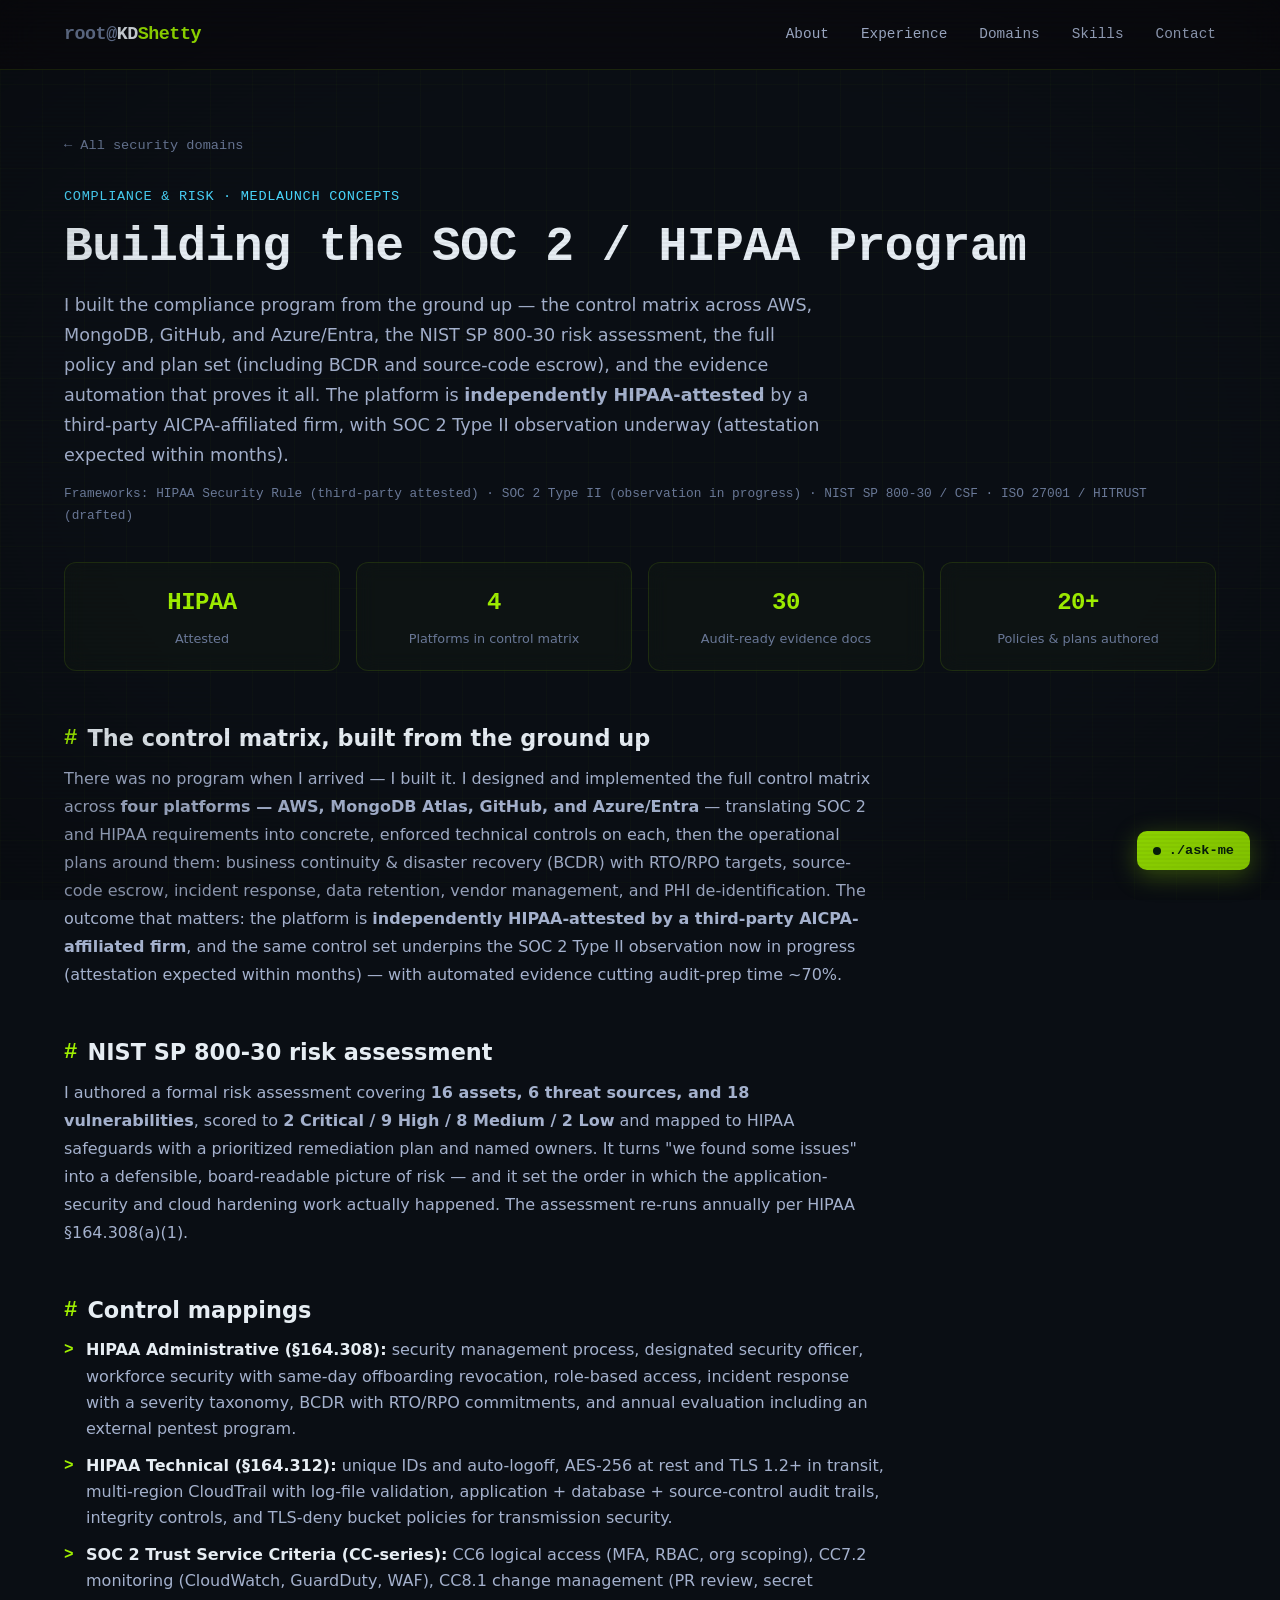
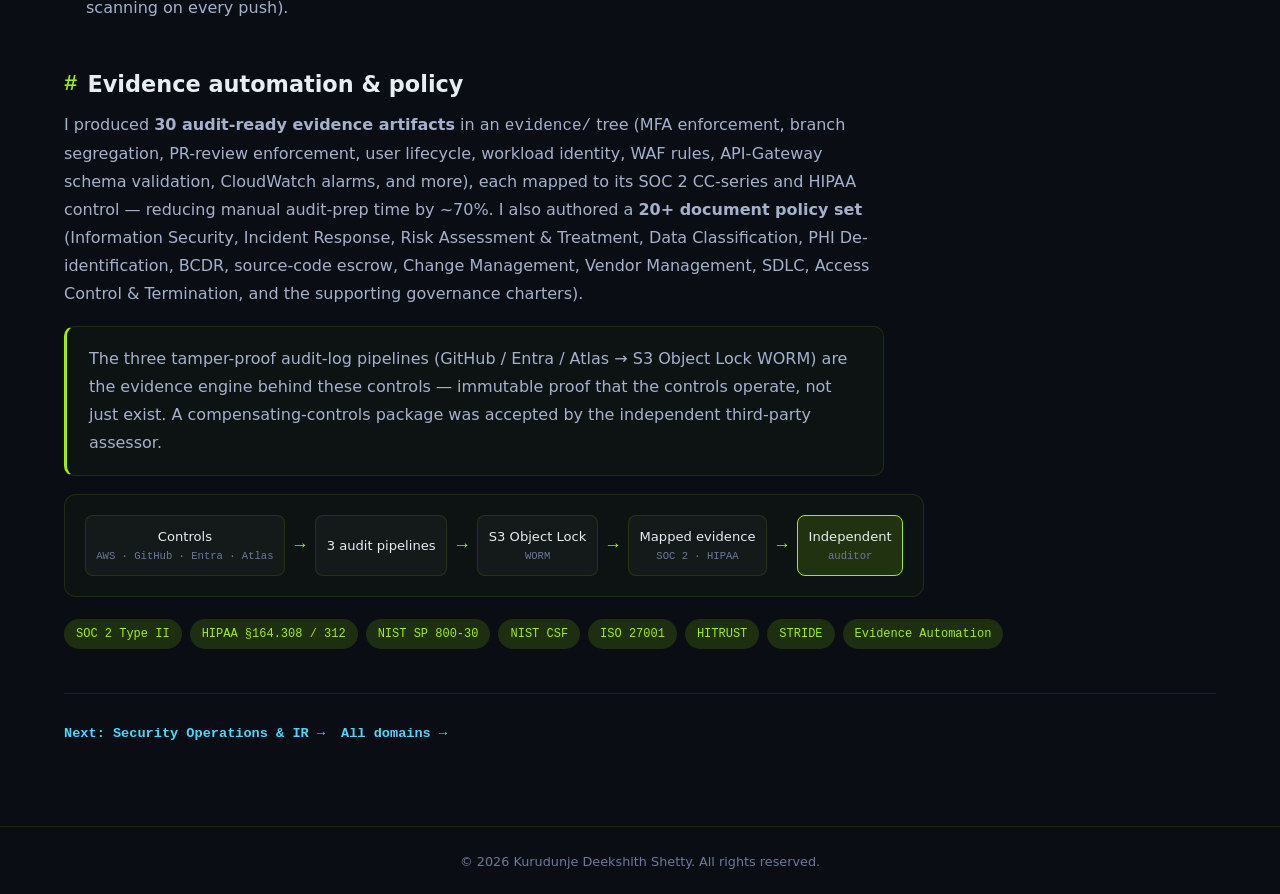
<file: work/compliance-risk/index.html>
<!DOCTYPE html>
<html lang="en">
<head>
    <meta charset="UTF-8">
    <meta name="viewport" content="width=device-width, initial-scale=1.0">
    <title>Compliance & Risk — Kurudunje Deekshith Shetty</title>
    <meta name="description" content="Compliance & risk domain: a NIST SP 800-30 risk assessment, SOC 2 / HIPAA control mappings, automated evidence generation (30 artifacts), and 20+ security policies for a HIPAA healthcare SaaS in SOC 2 Type II observation.">
    <meta name="theme-color" content="#0a0e14">
    <link rel="icon" type="image/svg+xml" href="data:image/svg+xml,<svg xmlns='http://www.w3.org/2000/svg' viewBox='0 0 100 100'><rect fill='%230a0e14' width='100' height='100' rx='20'/><text x='50' y='68' text-anchor='middle' font-size='50' font-family='monospace' font-weight='bold' fill='%239fef00'>KD</text></svg>">
    <link rel="stylesheet" href="../../styles.css">
</head>
<body>

    <nav class="navbar">
        <div class="container">
            <a href="../../index.html" class="nav-logo"><span>KD</span>Shetty</a>
            <div class="nav-links">
                <a href="../../index.html#about">About</a>
                <a href="../../index.html#experience">Experience</a>
                <a href="../../index.html#projects">Domains</a>
                <a href="../../index.html#skills">Skills</a>
                <a href="../../index.html#contact">Contact</a>
            </div>
            <button class="hamburger" aria-label="Toggle navigation">
                <span></span><span></span><span></span>
            </button>
        </div>
    </nav>

    <main class="cs-page">
        <div class="container">
            <a href="../../index.html#projects" class="cs-back">&larr; All security domains</a>

            <div class="reveal">
                <div class="cs-hero-eyebrow">Compliance &amp; Risk &middot; Medlaunch Concepts</div>
                <h1>Building the SOC 2 / HIPAA Program</h1>
                <p class="cs-lede">I built the compliance program from the ground up &mdash; the control matrix across AWS, MongoDB, GitHub, and Azure/Entra, the NIST SP 800-30 risk assessment, the full policy and plan set (including BCDR and source-code escrow), and the evidence automation that proves it all. The platform is <strong>independently HIPAA-attested</strong> by a third-party AICPA-affiliated firm, with SOC 2 Type II observation underway (attestation expected within months).</p>
                <p class="cs-context-tag">Frameworks: HIPAA Security Rule (third-party attested) &middot; SOC 2 Type II (observation in progress) &middot; NIST SP 800-30 / CSF &middot; ISO 27001 / HITRUST (drafted)</p>
            </div>

            <div class="cs-statbar reveal">
                <div class="stat-card"><div class="stat-number">HIPAA</div><div class="stat-label">Attested</div></div>
                <div class="stat-card"><div class="stat-number">4</div><div class="stat-label">Platforms in control matrix</div></div>
                <div class="stat-card"><div class="stat-number">30</div><div class="stat-label">Audit-ready evidence docs</div></div>
                <div class="stat-card"><div class="stat-number">20+</div><div class="stat-label">Policies &amp; plans authored</div></div>
            </div>

            <div class="cs-block reveal">
                <h2>The control matrix, built from the ground up</h2>
                <p>There was no program when I arrived &mdash; I built it. I designed and implemented the full control matrix across <strong>four platforms &mdash; AWS, MongoDB Atlas, GitHub, and Azure/Entra</strong> &mdash; translating SOC 2 and HIPAA requirements into concrete, enforced technical controls on each, then the operational plans around them: business continuity &amp; disaster recovery (BCDR) with RTO/RPO targets, source-code escrow, incident response, data retention, vendor management, and PHI de-identification. The outcome that matters: the platform is <strong>independently HIPAA-attested by a third-party AICPA-affiliated firm</strong>, and the same control set underpins the SOC 2 Type II observation now in progress (attestation expected within months) &mdash; with automated evidence cutting audit-prep time ~70%.</p>
            </div>

            <div class="cs-block reveal">
                <h2>NIST SP 800-30 risk assessment</h2>
                <p>I authored a formal risk assessment covering <strong>16 assets, 6 threat sources, and 18 vulnerabilities</strong>, scored to <strong>2 Critical / 9 High / 8 Medium / 2 Low</strong> and mapped to HIPAA safeguards with a prioritized remediation plan and named owners. It turns "we found some issues" into a defensible, board-readable picture of risk &mdash; and it set the order in which the application-security and cloud hardening work actually happened. The assessment re-runs annually per HIPAA §164.308(a)(1).</p>
            </div>

            <div class="cs-block reveal">
                <h2>Control mappings</h2>
                <ul>
                    <li><strong>HIPAA Administrative (§164.308):</strong> security management process, designated security officer, workforce security with same-day offboarding revocation, role-based access, incident response with a severity taxonomy, BCDR with RTO/RPO commitments, and annual evaluation including an external pentest program.</li>
                    <li><strong>HIPAA Technical (§164.312):</strong> unique IDs and auto-logoff, AES-256 at rest and TLS 1.2+ in transit, multi-region CloudTrail with log-file validation, application + database + source-control audit trails, integrity controls, and TLS-deny bucket policies for transmission security.</li>
                    <li><strong>SOC 2 Trust Service Criteria (CC-series):</strong> CC6 logical access (MFA, RBAC, org scoping), CC7.2 monitoring (CloudWatch, GuardDuty, WAF), CC8.1 change management (PR review, secret scanning on every push).</li>
                </ul>
            </div>

            <div class="cs-block reveal">
                <h2>Evidence automation &amp; policy</h2>
                <p>I produced <strong>30 audit-ready evidence artifacts</strong> in an <code>evidence/</code> tree (MFA enforcement, branch segregation, PR-review enforcement, user lifecycle, workload identity, WAF rules, API-Gateway schema validation, CloudWatch alarms, and more), each mapped to its SOC 2 CC-series and HIPAA control &mdash; reducing manual audit-prep time by ~70%. I also authored a <strong>20+ document policy set</strong> (Information Security, Incident Response, Risk Assessment &amp; Treatment, Data Classification, PHI De-identification, BCDR, source-code escrow, Change Management, Vendor Management, SDLC, Access Control &amp; Termination, and the supporting governance charters).</p>
                <div class="cs-callout">
                    <p>The three tamper-proof audit-log pipelines (GitHub / Entra / Atlas &rarr; S3 Object Lock WORM) are the evidence engine behind these controls &mdash; immutable proof that the controls operate, not just exist. A compensating-controls package was accepted by the independent third-party assessor.</p>
                </div>
                <div class="cs-diagram">
                    <div class="dg-node">Controls<small>AWS &middot; GitHub &middot; Entra &middot; Atlas</small></div>
                    <div class="dg-arrow">&rarr;</div>
                    <div class="dg-node">3 audit pipelines</div>
                    <div class="dg-arrow">&rarr;</div>
                    <div class="dg-node">S3 Object Lock<small>WORM</small></div>
                    <div class="dg-arrow">&rarr;</div>
                    <div class="dg-node">Mapped evidence<small>SOC 2 &middot; HIPAA</small></div>
                    <div class="dg-arrow">&rarr;</div>
                    <div class="dg-node accent">Independent<small>auditor</small></div>
                </div>
                <div class="cs-stack">
                    <span>SOC 2 Type II</span><span>HIPAA §164.308 / 312</span><span>NIST SP 800-30</span><span>NIST CSF</span><span>ISO 27001</span><span>HITRUST</span><span>STRIDE</span><span>Evidence Automation</span>
                </div>
            </div>

            <div class="cs-footer-nav reveal">
                <a href="../security-operations/" class="cs-link">Next: Security Operations &amp; IR &rarr;</a>
                <a href="../../index.html#projects" class="cs-link">All domains &rarr;</a>
            </div>
        </div>
    </main>

    <footer><div class="container"><p>&copy; 2026 Kurudunje Deekshith Shetty. All rights reserved.</p></div></footer>
    <button class="back-to-top" aria-label="Back to top">&uarr;</button>
    <script src="../../script.js"></script>
    <script src="../../assistant.js" defer></script>
</body>
</html>
</file>
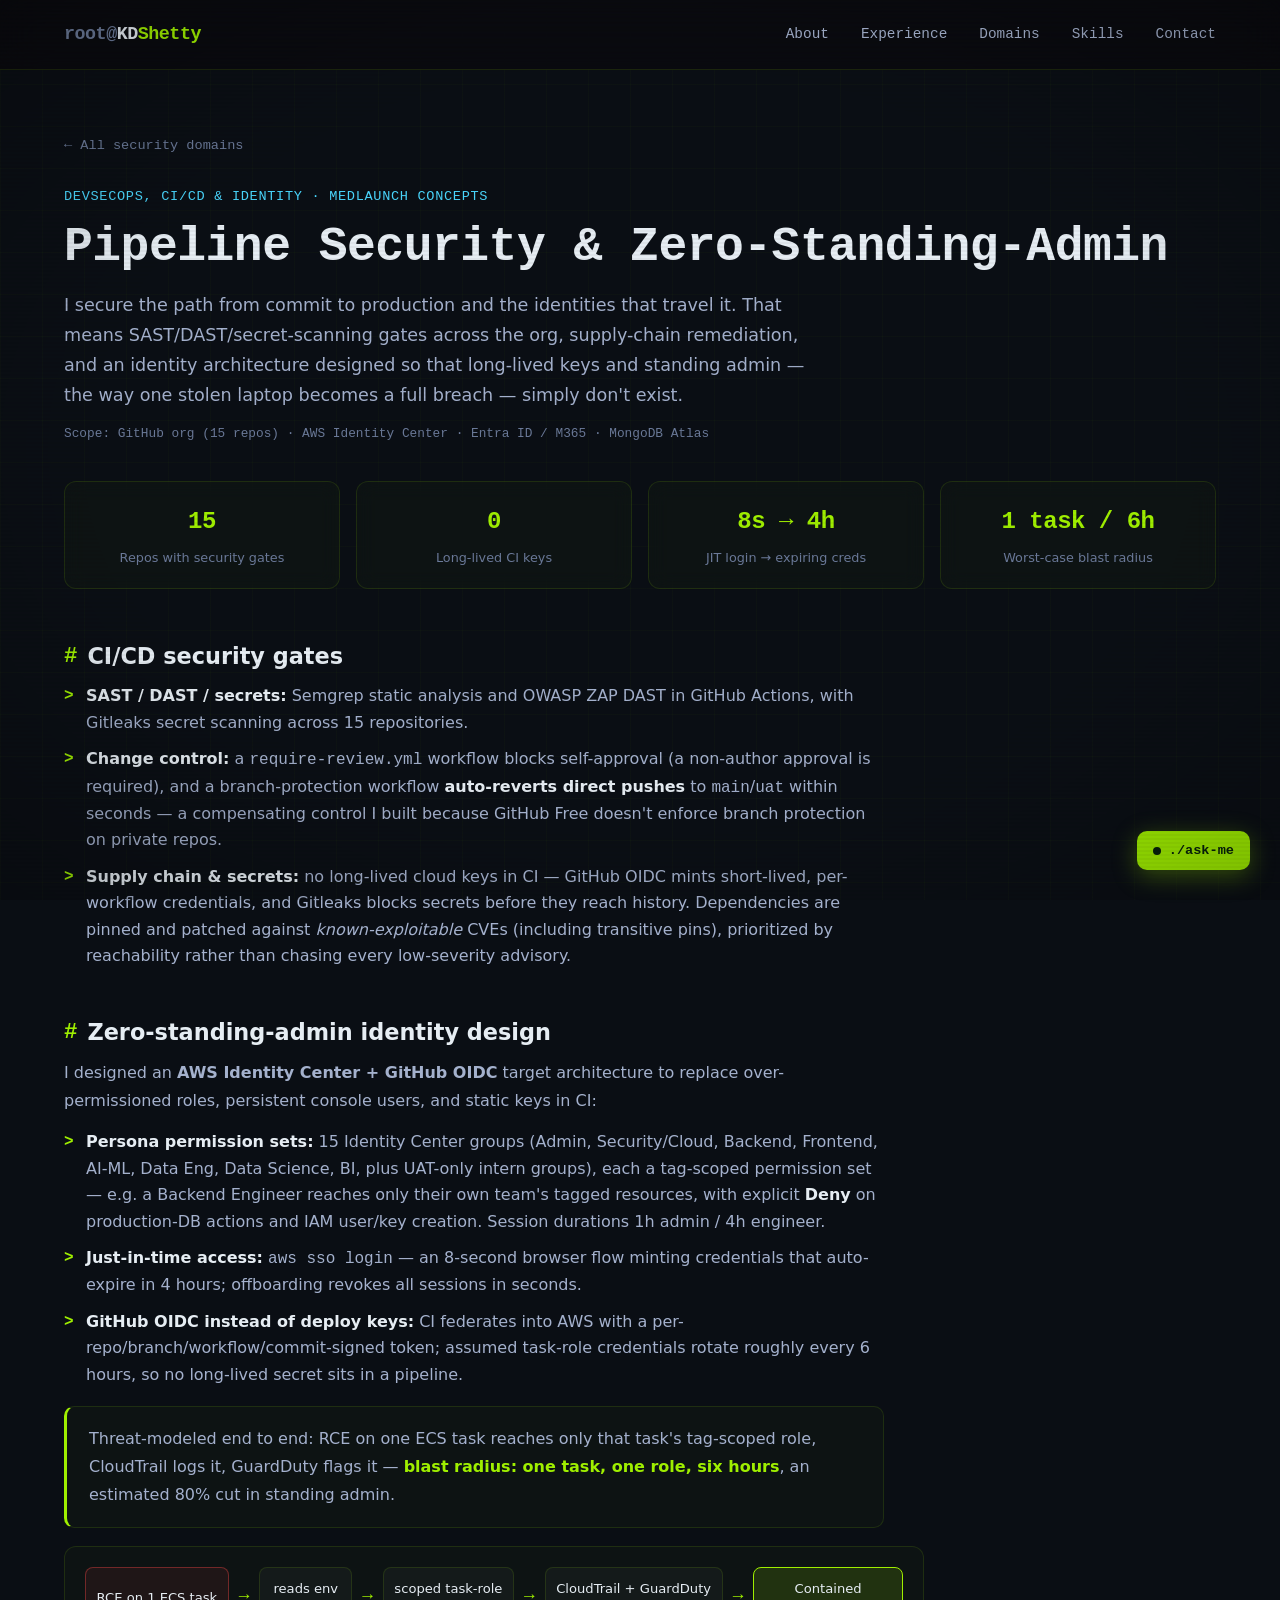
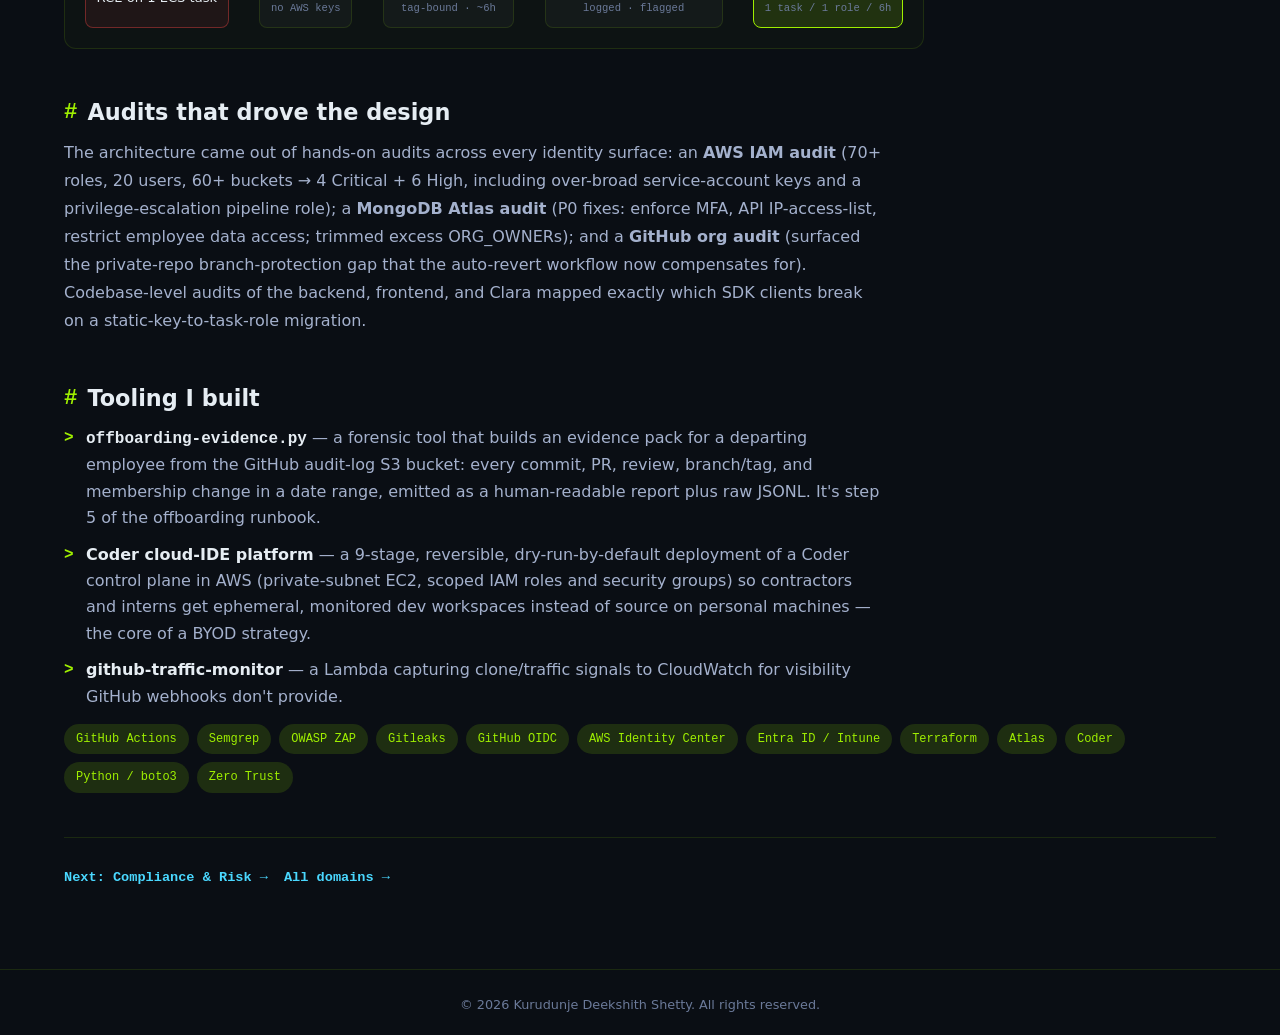
<file: work/devsecops-identity/index.html>
<!DOCTYPE html>
<html lang="en">
<head>
    <meta charset="UTF-8">
    <meta name="viewport" content="width=device-width, initial-scale=1.0">
    <title>DevSecOps, CI/CD & Identity — Kurudunje Deekshith Shetty</title>
    <meta name="description" content="DevSecOps & identity domain: SAST/DAST/secret-scanning across 15 repos, supply-chain remediation, a zero-standing-admin AWS Identity Center + GitHub OIDC design, and custom offboarding-forensics and cloud-IDE tooling.">
    <meta name="theme-color" content="#0a0e14">
    <link rel="icon" type="image/svg+xml" href="data:image/svg+xml,<svg xmlns='http://www.w3.org/2000/svg' viewBox='0 0 100 100'><rect fill='%230a0e14' width='100' height='100' rx='20'/><text x='50' y='68' text-anchor='middle' font-size='50' font-family='monospace' font-weight='bold' fill='%239fef00'>KD</text></svg>">
    <link rel="stylesheet" href="../../styles.css">
</head>
<body>

    <nav class="navbar">
        <div class="container">
            <a href="../../index.html" class="nav-logo"><span>KD</span>Shetty</a>
            <div class="nav-links">
                <a href="../../index.html#about">About</a>
                <a href="../../index.html#experience">Experience</a>
                <a href="../../index.html#projects">Domains</a>
                <a href="../../index.html#skills">Skills</a>
                <a href="../../index.html#contact">Contact</a>
            </div>
            <button class="hamburger" aria-label="Toggle navigation">
                <span></span><span></span><span></span>
            </button>
        </div>
    </nav>

    <main class="cs-page">
        <div class="container">
            <a href="../../index.html#projects" class="cs-back">&larr; All security domains</a>

            <div class="reveal">
                <div class="cs-hero-eyebrow">DevSecOps, CI/CD &amp; Identity &middot; Medlaunch Concepts</div>
                <h1>Pipeline Security &amp; Zero-Standing-Admin</h1>
                <p class="cs-lede">I secure the path from commit to production and the identities that travel it. That means SAST/DAST/secret-scanning gates across the org, supply-chain remediation, and an identity architecture designed so that long-lived keys and standing admin &mdash; the way one stolen laptop becomes a full breach &mdash; simply don't exist.</p>
                <p class="cs-context-tag">Scope: GitHub org (15 repos) &middot; AWS Identity Center &middot; Entra ID / M365 &middot; MongoDB Atlas</p>
            </div>

            <div class="cs-statbar reveal">
                <div class="stat-card"><div class="stat-number">15</div><div class="stat-label">Repos with security gates</div></div>
                <div class="stat-card"><div class="stat-number">0</div><div class="stat-label">Long-lived CI keys</div></div>
                <div class="stat-card"><div class="stat-number">8s &rarr; 4h</div><div class="stat-label">JIT login &rarr; expiring creds</div></div>
                <div class="stat-card"><div class="stat-number">1 task / 6h</div><div class="stat-label">Worst-case blast radius</div></div>
            </div>

            <div class="cs-block reveal">
                <h2>CI/CD security gates</h2>
                <ul>
                    <li><strong>SAST / DAST / secrets:</strong> Semgrep static analysis and OWASP ZAP DAST in GitHub Actions, with Gitleaks secret scanning across 15 repositories.</li>
                    <li><strong>Change control:</strong> a <code>require-review.yml</code> workflow blocks self-approval (a non-author approval is required), and a branch-protection workflow <strong>auto-reverts direct pushes</strong> to <code>main</code>/<code>uat</code> within seconds &mdash; a compensating control I built because GitHub Free doesn't enforce branch protection on private repos.</li>
                    <li><strong>Supply chain &amp; secrets:</strong> no long-lived cloud keys in CI &mdash; GitHub OIDC mints short-lived, per-workflow credentials, and Gitleaks blocks secrets before they reach history. Dependencies are pinned and patched against <em>known-exploitable</em> CVEs (including transitive pins), prioritized by reachability rather than chasing every low-severity advisory.</li>
                </ul>
            </div>

            <div class="cs-block reveal">
                <h2>Zero-standing-admin identity design</h2>
                <p>I designed an <strong>AWS Identity Center + GitHub OIDC</strong> target architecture to replace over-permissioned roles, persistent console users, and static keys in CI:</p>
                <ul>
                    <li><strong>Persona permission sets:</strong> 15 Identity Center groups (Admin, Security/Cloud, Backend, Frontend, AI-ML, Data Eng, Data Science, BI, plus UAT-only intern groups), each a tag-scoped permission set &mdash; e.g. a Backend Engineer reaches only their own team's tagged resources, with explicit <strong>Deny</strong> on production-DB actions and IAM user/key creation. Session durations 1h admin / 4h engineer.</li>
                    <li><strong>Just-in-time access:</strong> <code>aws sso login</code> &mdash; an 8-second browser flow minting credentials that auto-expire in 4 hours; offboarding revokes all sessions in seconds.</li>
                    <li><strong>GitHub OIDC instead of deploy keys:</strong> CI federates into AWS with a per-repo/branch/workflow/commit-signed token; assumed task-role credentials rotate roughly every 6 hours, so no long-lived secret sits in a pipeline.</li>
                </ul>
                <div class="cs-callout">
                    <p>Threat-modeled end to end: RCE on one ECS task reaches only that task's tag-scoped role, CloudTrail logs it, GuardDuty flags it &mdash; <strong>blast radius: one task, one role, six hours</strong>, an estimated 80% cut in standing admin.</p>
                </div>
                <div class="cs-diagram">
                    <div class="dg-node danger">RCE on 1 ECS task</div>
                    <div class="dg-arrow">&rarr;</div>
                    <div class="dg-node">reads env<small>no AWS keys</small></div>
                    <div class="dg-arrow">&rarr;</div>
                    <div class="dg-node">scoped task-role<small>tag-bound &middot; ~6h</small></div>
                    <div class="dg-arrow">&rarr;</div>
                    <div class="dg-node">CloudTrail + GuardDuty<small>logged &middot; flagged</small></div>
                    <div class="dg-arrow">&rarr;</div>
                    <div class="dg-node accent">Contained<small>1 task / 1 role / 6h</small></div>
                </div>
            </div>

            <div class="cs-block reveal">
                <h2>Audits that drove the design</h2>
                <p>The architecture came out of hands-on audits across every identity surface: an <strong>AWS IAM audit</strong> (70+ roles, 20 users, 60+ buckets &rarr; 4 Critical + 6 High, including over-broad service-account keys and a privilege-escalation pipeline role); a <strong>MongoDB Atlas audit</strong> (P0 fixes: enforce MFA, API IP-access-list, restrict employee data access; trimmed excess ORG_OWNERs); and a <strong>GitHub org audit</strong> (surfaced the private-repo branch-protection gap that the auto-revert workflow now compensates for). Codebase-level audits of the backend, frontend, and Clara mapped exactly which SDK clients break on a static-key-to-task-role migration.</p>
            </div>

            <div class="cs-block reveal">
                <h2>Tooling I built</h2>
                <ul>
                    <li><strong><code>offboarding-evidence.py</code></strong> &mdash; a forensic tool that builds an evidence pack for a departing employee from the GitHub audit-log S3 bucket: every commit, PR, review, branch/tag, and membership change in a date range, emitted as a human-readable report plus raw JSONL. It's step 5 of the offboarding runbook.</li>
                    <li><strong>Coder cloud-IDE platform</strong> &mdash; a 9-stage, reversible, dry-run-by-default deployment of a Coder control plane in AWS (private-subnet EC2, scoped IAM roles and security groups) so contractors and interns get ephemeral, monitored dev workspaces instead of source on personal machines &mdash; the core of a BYOD strategy.</li>
                    <li><strong>github-traffic-monitor</strong> &mdash; a Lambda capturing clone/traffic signals to CloudWatch for visibility GitHub webhooks don't provide.</li>
                </ul>
                <div class="cs-stack">
                    <span>GitHub Actions</span><span>Semgrep</span><span>OWASP ZAP</span><span>Gitleaks</span><span>GitHub OIDC</span><span>AWS Identity Center</span><span>Entra ID / Intune</span><span>Terraform</span><span>Atlas</span><span>Coder</span><span>Python / boto3</span><span>Zero Trust</span>
                </div>
            </div>

            <div class="cs-footer-nav reveal">
                <a href="../compliance-risk/" class="cs-link">Next: Compliance &amp; Risk &rarr;</a>
                <a href="../../index.html#projects" class="cs-link">All domains &rarr;</a>
            </div>
        </div>
    </main>

    <footer><div class="container"><p>&copy; 2026 Kurudunje Deekshith Shetty. All rights reserved.</p></div></footer>
    <button class="back-to-top" aria-label="Back to top">&uarr;</button>
    <script src="../../script.js"></script>
    <script src="../../assistant.js" defer></script>
</body>
</html>
</file>
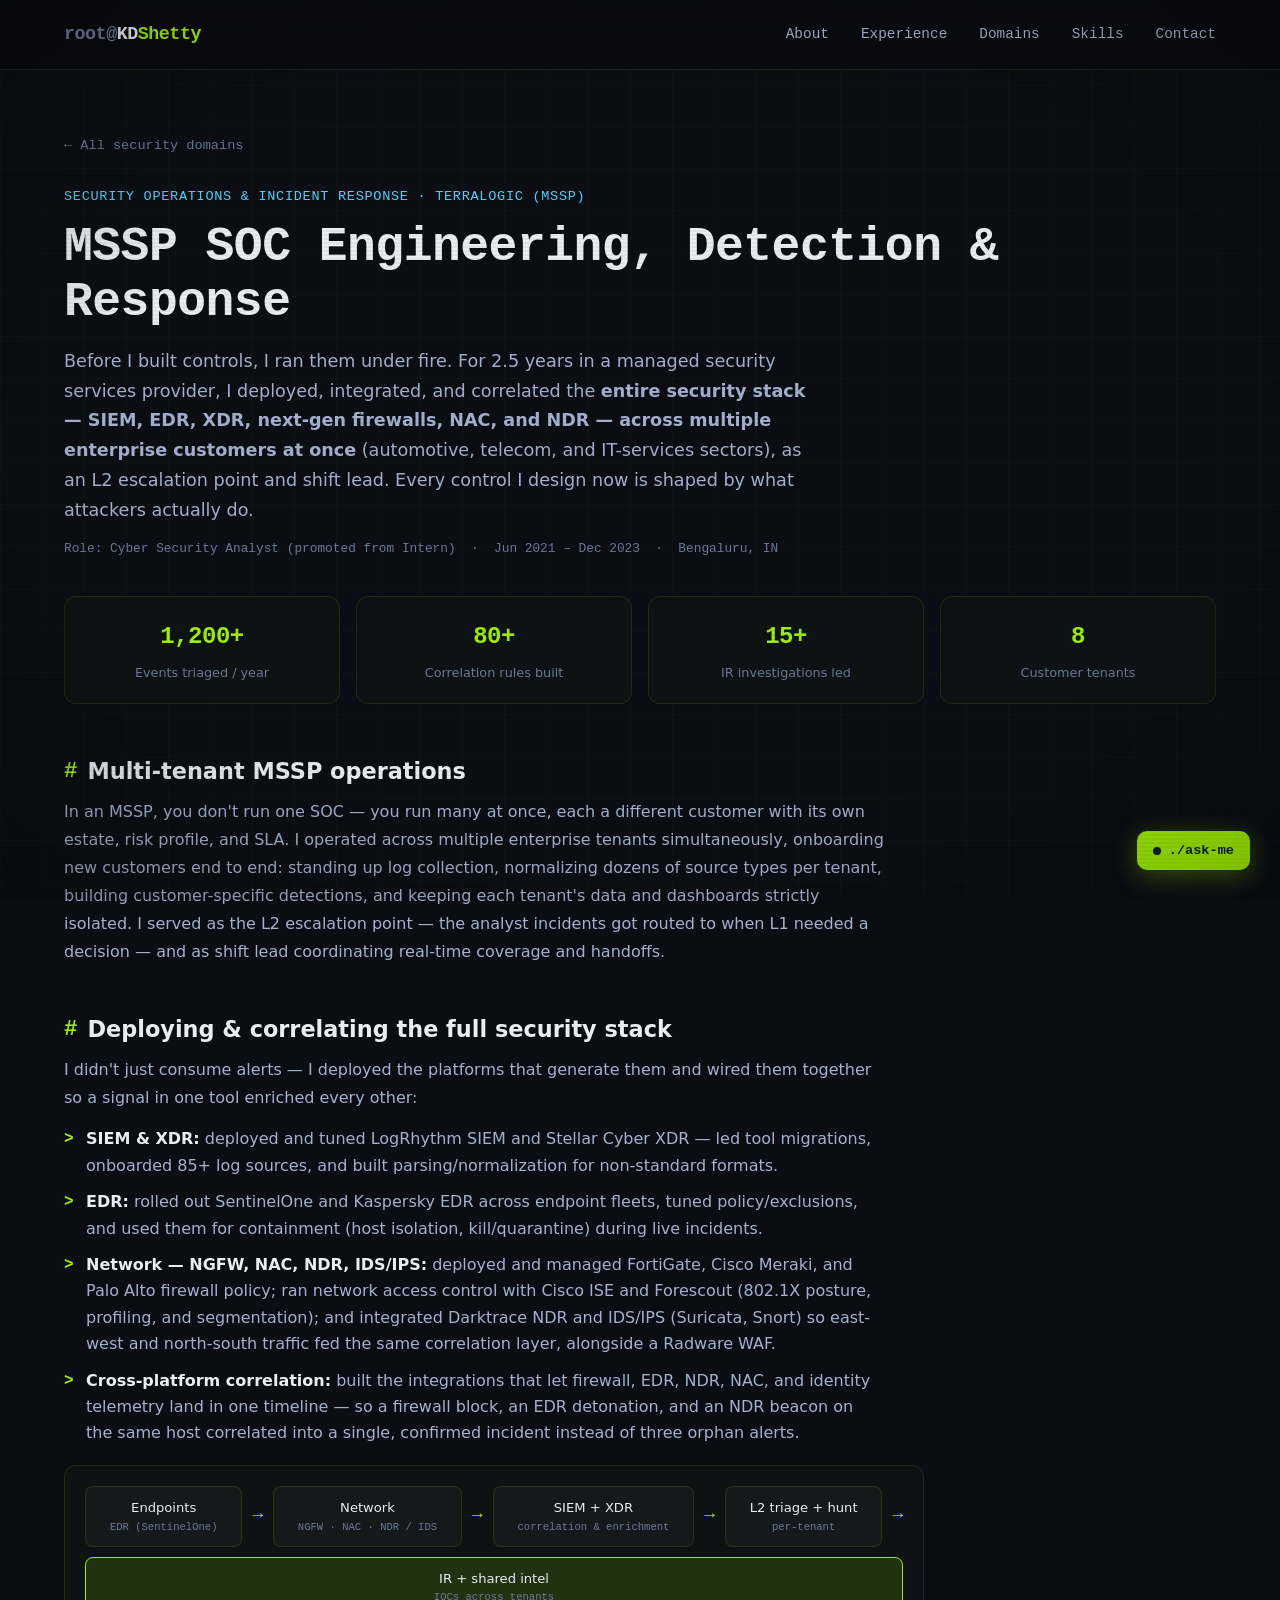
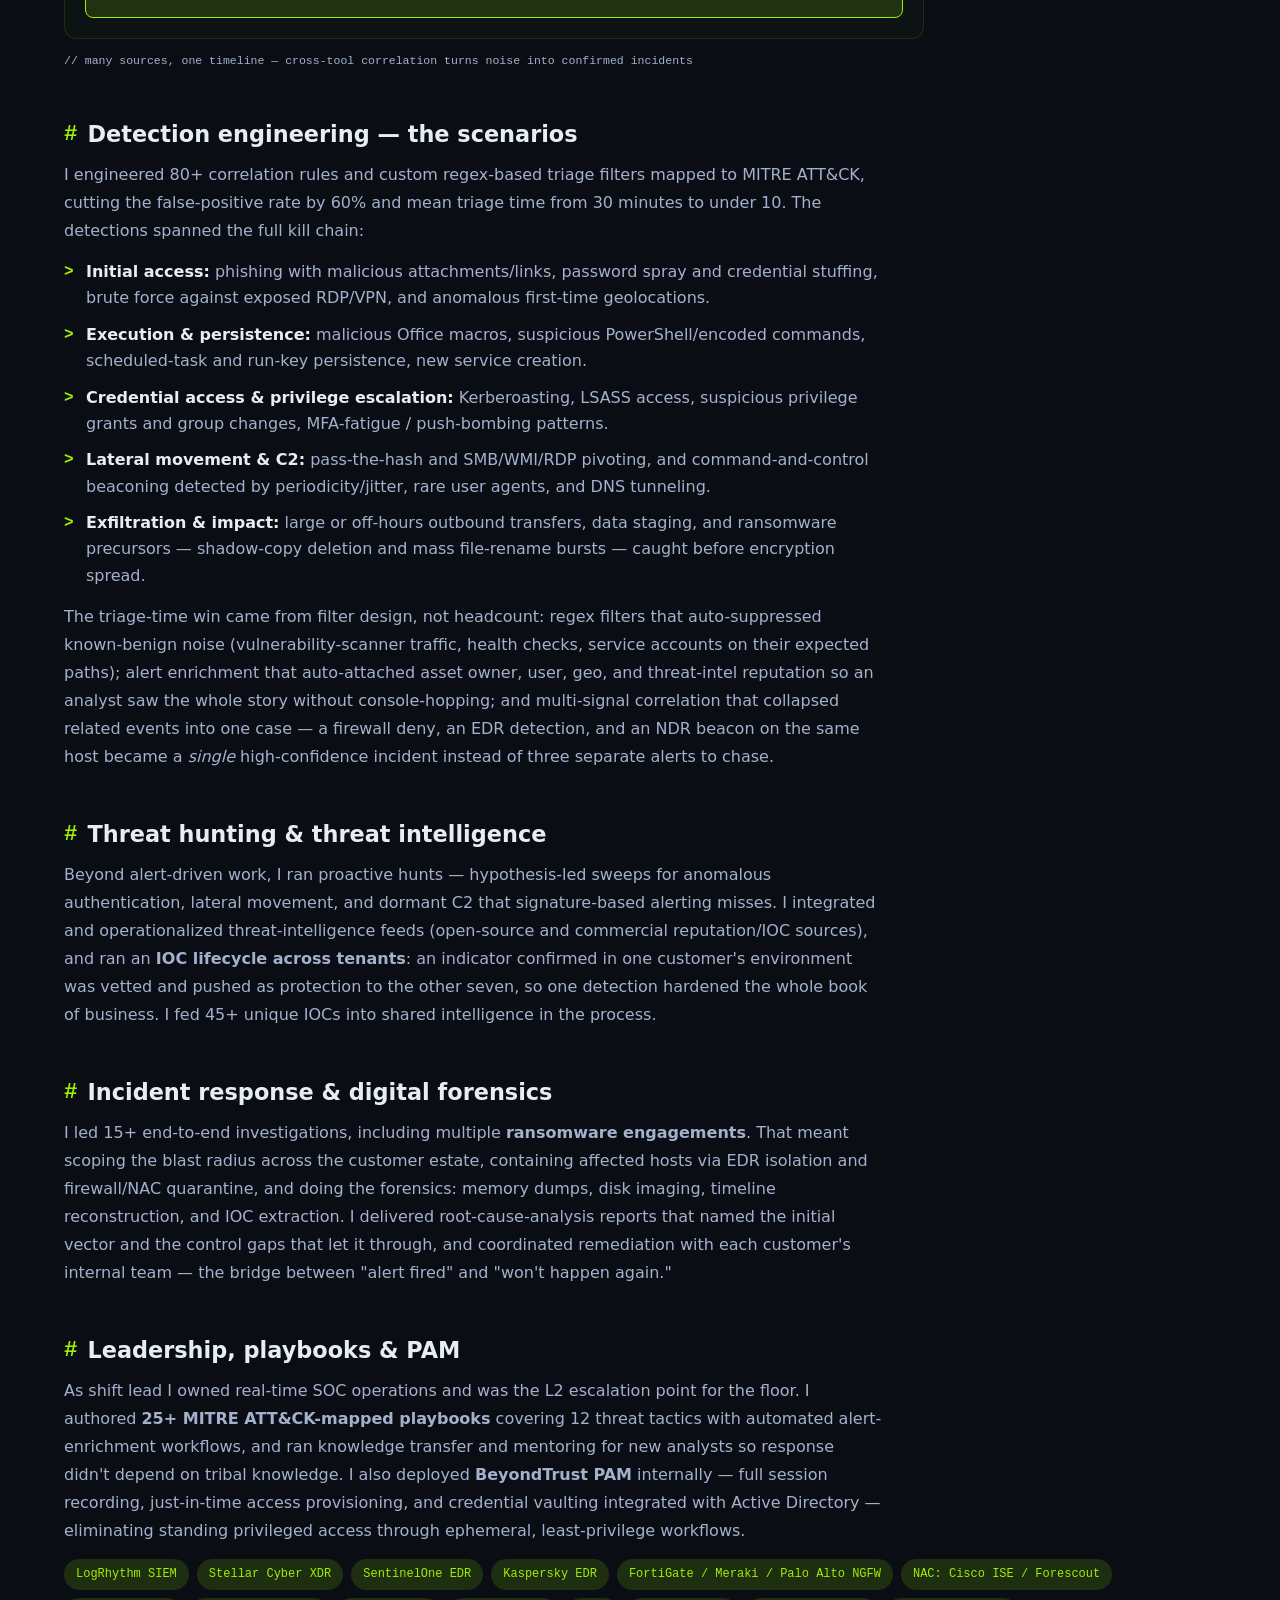
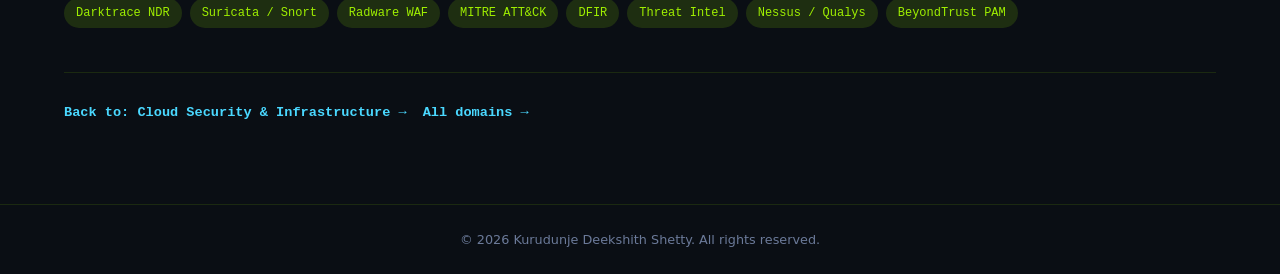
<file: work/security-operations/index.html>
<!DOCTYPE html>
<html lang="en">
<head>
    <meta charset="UTF-8">
    <meta name="viewport" content="width=device-width, initial-scale=1.0">
    <title>Security Operations & Incident Response — Kurudunje Deekshith Shetty</title>
    <meta name="description" content="Security operations domain: 2.5 years in an MSSP SOC engineering and correlating the full security stack — SIEM, EDR, XDR, NGFW, NAC, and NDR — across multiple enterprise customers, with detection engineering, threat hunting, and ransomware incident response as an L2 shift lead.">
    <meta name="theme-color" content="#0a0e14">
    <link rel="icon" type="image/svg+xml" href="data:image/svg+xml,<svg xmlns='http://www.w3.org/2000/svg' viewBox='0 0 100 100'><rect fill='%230a0e14' width='100' height='100' rx='20'/><text x='50' y='68' text-anchor='middle' font-size='50' font-family='monospace' font-weight='bold' fill='%239fef00'>KD</text></svg>">
    <link rel="stylesheet" href="../../styles.css">
</head>
<body>

    <nav class="navbar">
        <div class="container">
            <a href="../../index.html" class="nav-logo"><span>KD</span>Shetty</a>
            <div class="nav-links">
                <a href="../../index.html#about">About</a>
                <a href="../../index.html#experience">Experience</a>
                <a href="../../index.html#projects">Domains</a>
                <a href="../../index.html#skills">Skills</a>
                <a href="../../index.html#contact">Contact</a>
            </div>
            <button class="hamburger" aria-label="Toggle navigation">
                <span></span><span></span><span></span>
            </button>
        </div>
    </nav>

    <main class="cs-page">
        <div class="container">
            <a href="../../index.html#projects" class="cs-back">&larr; All security domains</a>

            <div class="reveal">
                <div class="cs-hero-eyebrow">Security Operations &amp; Incident Response &middot; Terralogic (MSSP)</div>
                <h1>MSSP SOC Engineering, Detection &amp; Response</h1>
                <p class="cs-lede">Before I built controls, I ran them under fire. For 2.5 years in a managed security services provider, I deployed, integrated, and correlated the <strong>entire security stack &mdash; SIEM, EDR, XDR, next-gen firewalls, NAC, and NDR &mdash; across multiple enterprise customers at once</strong> (automotive, telecom, and IT-services sectors), as an L2 escalation point and shift lead. Every control I design now is shaped by what attackers actually do.</p>
                <p class="cs-context-tag">Role: Cyber Security Analyst (promoted from Intern) &nbsp;&middot;&nbsp; Jun 2021 &ndash; Dec 2023 &nbsp;&middot;&nbsp; Bengaluru, IN</p>
            </div>

            <div class="cs-statbar reveal">
                <div class="stat-card"><div class="stat-number">1,200+</div><div class="stat-label">Events triaged / year</div></div>
                <div class="stat-card"><div class="stat-number">80+</div><div class="stat-label">Correlation rules built</div></div>
                <div class="stat-card"><div class="stat-number">15+</div><div class="stat-label">IR investigations led</div></div>
                <div class="stat-card"><div class="stat-number">8</div><div class="stat-label">Customer tenants</div></div>
            </div>

            <div class="cs-block reveal">
                <h2>Multi-tenant MSSP operations</h2>
                <p>In an MSSP, you don't run one SOC &mdash; you run many at once, each a different customer with its own estate, risk profile, and SLA. I operated across multiple enterprise tenants simultaneously, onboarding new customers end to end: standing up log collection, normalizing dozens of source types per tenant, building customer-specific detections, and keeping each tenant's data and dashboards strictly isolated. I served as the L2 escalation point &mdash; the analyst incidents got routed to when L1 needed a decision &mdash; and as shift lead coordinating real-time coverage and handoffs.</p>
            </div>

            <div class="cs-block reveal">
                <h2>Deploying &amp; correlating the full security stack</h2>
                <p>I didn't just consume alerts &mdash; I deployed the platforms that generate them and wired them together so a signal in one tool enriched every other:</p>
                <ul>
                    <li><strong>SIEM &amp; XDR:</strong> deployed and tuned LogRhythm SIEM and Stellar Cyber XDR &mdash; led tool migrations, onboarded 85+ log sources, and built parsing/normalization for non-standard formats.</li>
                    <li><strong>EDR:</strong> rolled out SentinelOne and Kaspersky EDR across endpoint fleets, tuned policy/exclusions, and used them for containment (host isolation, kill/quarantine) during live incidents.</li>
                    <li><strong>Network &mdash; NGFW, NAC, NDR, IDS/IPS:</strong> deployed and managed FortiGate, Cisco Meraki, and Palo Alto firewall policy; ran network access control with Cisco ISE and Forescout (802.1X posture, profiling, and segmentation); and integrated Darktrace NDR and IDS/IPS (Suricata, Snort) so east-west and north-south traffic fed the same correlation layer, alongside a Radware WAF.</li>
                    <li><strong>Cross-platform correlation:</strong> built the integrations that let firewall, EDR, NDR, NAC, and identity telemetry land in one timeline &mdash; so a firewall block, an EDR detonation, and an NDR beacon on the same host correlated into a single, confirmed incident instead of three orphan alerts.</li>
                </ul>
                <div class="cs-diagram">
                    <div class="dg-node">Endpoints<small>EDR (SentinelOne)</small></div>
                    <div class="dg-arrow">&rarr;</div>
                    <div class="dg-node">Network<small>NGFW &middot; NAC &middot; NDR / IDS</small></div>
                    <div class="dg-arrow">&rarr;</div>
                    <div class="dg-node">SIEM + XDR<small>correlation &amp; enrichment</small></div>
                    <div class="dg-arrow">&rarr;</div>
                    <div class="dg-node">L2 triage + hunt<small>per-tenant</small></div>
                    <div class="dg-arrow">&rarr;</div>
                    <div class="dg-node accent">IR + shared intel<small>IOCs across tenants</small></div>
                </div>
                <p class="dg-caption">// many sources, one timeline &mdash; cross-tool correlation turns noise into confirmed incidents</p>
            </div>

            <div class="cs-block reveal">
                <h2>Detection engineering &mdash; the scenarios</h2>
                <p>I engineered 80+ correlation rules and custom regex-based triage filters mapped to MITRE ATT&amp;CK, cutting the false-positive rate by 60% and mean triage time from 30 minutes to under 10. The detections spanned the full kill chain:</p>
                <ul>
                    <li><strong>Initial access:</strong> phishing with malicious attachments/links, password spray and credential stuffing, brute force against exposed RDP/VPN, and anomalous first-time geolocations.</li>
                    <li><strong>Execution &amp; persistence:</strong> malicious Office macros, suspicious PowerShell/encoded commands, scheduled-task and run-key persistence, new service creation.</li>
                    <li><strong>Credential access &amp; privilege escalation:</strong> Kerberoasting, LSASS access, suspicious privilege grants and group changes, MFA-fatigue / push-bombing patterns.</li>
                    <li><strong>Lateral movement &amp; C2:</strong> pass-the-hash and SMB/WMI/RDP pivoting, and command-and-control beaconing detected by periodicity/jitter, rare user agents, and DNS tunneling.</li>
                    <li><strong>Exfiltration &amp; impact:</strong> large or off-hours outbound transfers, data staging, and ransomware precursors &mdash; shadow-copy deletion and mass file-rename bursts &mdash; caught before encryption spread.</li>
                </ul>
                <p>The triage-time win came from filter design, not headcount: regex filters that auto-suppressed known-benign noise (vulnerability-scanner traffic, health checks, service accounts on their expected paths); alert enrichment that auto-attached asset owner, user, geo, and threat-intel reputation so an analyst saw the whole story without console-hopping; and multi-signal correlation that collapsed related events into one case &mdash; a firewall deny, an EDR detection, and an NDR beacon on the same host became a <em>single</em> high-confidence incident instead of three separate alerts to chase.</p>
            </div>

            <div class="cs-block reveal">
                <h2>Threat hunting &amp; threat intelligence</h2>
                <p>Beyond alert-driven work, I ran proactive hunts &mdash; hypothesis-led sweeps for anomalous authentication, lateral movement, and dormant C2 that signature-based alerting misses. I integrated and operationalized threat-intelligence feeds (open-source and commercial reputation/IOC sources), and ran an <strong>IOC lifecycle across tenants</strong>: an indicator confirmed in one customer's environment was vetted and pushed as protection to the other seven, so one detection hardened the whole book of business. I fed 45+ unique IOCs into shared intelligence in the process.</p>
            </div>

            <div class="cs-block reveal">
                <h2>Incident response &amp; digital forensics</h2>
                <p>I led 15+ end-to-end investigations, including multiple <strong>ransomware engagements</strong>. That meant scoping the blast radius across the customer estate, containing affected hosts via EDR isolation and firewall/NAC quarantine, and doing the forensics: memory dumps, disk imaging, timeline reconstruction, and IOC extraction. I delivered root-cause-analysis reports that named the initial vector and the control gaps that let it through, and coordinated remediation with each customer's internal team &mdash; the bridge between "alert fired" and "won't happen again."</p>
            </div>

            <div class="cs-block reveal">
                <h2>Leadership, playbooks &amp; PAM</h2>
                <p>As shift lead I owned real-time SOC operations and was the L2 escalation point for the floor. I authored <strong>25+ MITRE ATT&amp;CK-mapped playbooks</strong> covering 12 threat tactics with automated alert-enrichment workflows, and ran knowledge transfer and mentoring for new analysts so response didn't depend on tribal knowledge. I also deployed <strong>BeyondTrust PAM</strong> internally &mdash; full session recording, just-in-time access provisioning, and credential vaulting integrated with Active Directory &mdash; eliminating standing privileged access through ephemeral, least-privilege workflows.</p>
                <div class="cs-stack">
                    <span>LogRhythm SIEM</span><span>Stellar Cyber XDR</span><span>SentinelOne EDR</span><span>Kaspersky EDR</span><span>FortiGate / Meraki / Palo Alto NGFW</span><span>NAC: Cisco ISE / Forescout</span><span>Darktrace NDR</span><span>Suricata / Snort</span><span>Radware WAF</span><span>MITRE ATT&amp;CK</span><span>DFIR</span><span>Threat Intel</span><span>Nessus / Qualys</span><span>BeyondTrust PAM</span>
                </div>
            </div>

            <div class="cs-footer-nav reveal">
                <a href="../cloud-infrastructure/" class="cs-link">Back to: Cloud Security &amp; Infrastructure &rarr;</a>
                <a href="../../index.html#projects" class="cs-link">All domains &rarr;</a>
            </div>
        </div>
    </main>

    <footer><div class="container"><p>&copy; 2026 Kurudunje Deekshith Shetty. All rights reserved.</p></div></footer>
    <button class="back-to-top" aria-label="Back to top">&uarr;</button>
    <script src="../../script.js"></script>
    <script src="../../assistant.js" defer></script>
</body>
</html>
</file>
<file: styles.css>
/* ===== CSS Custom Properties ===== */
:root {
  /* HTB-inspired palette */
  --bg-primary: #0a0e14;
  --bg-secondary: #111a27;
  --bg-card: rgba(159, 239, 0, 0.025);
  --bg-card-hover: rgba(159, 239, 0, 0.06);
  --bg-glass: rgba(17, 26, 39, 0.6);
  --border-glass: rgba(159, 239, 0, 0.12);
  --text-primary: #e6edf3;
  --text-secondary: #a4b1cd;
  --text-muted: #6b7a99;
  --accent: #9fef00;
  --accent-dim: rgba(159, 239, 0, 0.14);
  --accent-glow: rgba(159, 239, 0, 0.35);
  --secondary: #4ad8ff;
  --secondary-dim: rgba(74, 216, 255, 0.15);
  --font-sans: 'Segoe UI', system-ui, -apple-system, sans-serif;
  --font-mono: 'JetBrains Mono', 'Cascadia Code', 'Fira Code', ui-monospace, monospace;
  --nav-height: 70px;
  --section-gap: 100px;
  --max-width: 1200px;
}

/* ===== Reset & Base ===== */
*, *::before, *::after { box-sizing: border-box; margin: 0; padding: 0; }

html {
  scroll-behavior: smooth;
  scroll-padding-top: var(--nav-height);
  font-size: 16px;
}

body {
  font-family: var(--font-sans);
  background-color: var(--bg-primary);
  color: var(--text-primary);
  line-height: 1.7;
  overflow-x: hidden;
}

a { color: var(--accent); text-decoration: none; transition: color 0.3s; }
a:hover { color: #33ffaa; }

ul { list-style: none; }

img { max-width: 100%; display: block; }

.container {
  max-width: var(--max-width);
  margin: 0 auto;
  padding: 0 24px;
}

/* ===== Scroll Animations ===== */
.reveal {
  opacity: 0;
  transform: translateY(30px);
  transition: opacity 0.7s ease, transform 0.7s ease;
}
.reveal.visible {
  opacity: 1;
  transform: translateY(0);
}
.reveal-left {
  opacity: 0;
  transform: translateX(-40px);
  transition: opacity 0.7s ease, transform 0.7s ease;
}
.reveal-left.visible {
  opacity: 1;
  transform: translateX(0);
}
.reveal-right {
  opacity: 0;
  transform: translateX(40px);
  transition: opacity 0.7s ease, transform 0.7s ease;
}
.reveal-right.visible {
  opacity: 1;
  transform: translateX(0);
}

/* ===== Background Grid Pattern ===== */
body::before {
  content: '';
  position: fixed;
  top: 0; left: 0; right: 0; bottom: 0;
  background-image:
    linear-gradient(rgba(159, 239, 0, 0.03) 1px, transparent 1px),
    linear-gradient(90deg, rgba(159, 239, 0, 0.03) 1px, transparent 1px);
  background-size: 60px 60px;
  pointer-events: none;
  z-index: 0;
}

/* ===== Navigation ===== */
.navbar {
  position: fixed;
  top: 0; left: 0; right: 0;
  height: var(--nav-height);
  background: rgba(10, 10, 15, 0.85);
  backdrop-filter: blur(20px);
  -webkit-backdrop-filter: blur(20px);
  border-bottom: 1px solid var(--border-glass);
  z-index: 1000;
  display: flex;
  align-items: center;
}

.navbar .container {
  display: flex;
  justify-content: space-between;
  align-items: center;
  width: 100%;
}

.nav-logo {
  font-family: var(--font-mono);
  font-size: 1.15rem;
  font-weight: 700;
  color: var(--accent);
  letter-spacing: -0.5px;
}
.nav-logo span { color: var(--text-primary); }

.nav-links {
  display: flex;
  gap: 32px;
  align-items: center;
}

.nav-links a {
  color: var(--text-secondary);
  font-size: 0.9rem;
  font-weight: 500;
  transition: color 0.3s;
  position: relative;
}
.nav-links a::after {
  content: '';
  position: absolute;
  bottom: -4px; left: 0;
  width: 0; height: 2px;
  background: var(--accent);
  transition: width 0.3s;
}
.nav-links a:hover,
.nav-links a.active {
  color: var(--accent);
}
.nav-links a:hover::after,
.nav-links a.active::after {
  width: 100%;
}

/* Hamburger */
.hamburger {
  display: none;
  flex-direction: column;
  gap: 5px;
  cursor: pointer;
  background: none;
  border: none;
  padding: 4px;
}
.hamburger span {
  display: block;
  width: 24px; height: 2px;
  background: var(--text-primary);
  transition: all 0.3s;
  border-radius: 2px;
}
.hamburger.active span:nth-child(1) { transform: rotate(45deg) translate(5px, 5px); }
.hamburger.active span:nth-child(2) { opacity: 0; }
.hamburger.active span:nth-child(3) { transform: rotate(-45deg) translate(5px, -5px); }

/* ===== Hero Section ===== */
.hero {
  min-height: 100vh;
  display: flex;
  align-items: center;
  position: relative;
  padding-top: var(--nav-height);
}

.hero-content {
  position: relative;
  z-index: 1;
}

.hero-greeting {
  font-family: var(--font-mono);
  font-size: 1rem;
  color: var(--accent);
  margin-bottom: 12px;
  display: flex;
  align-items: center;
  gap: 8px;
}
.hero-greeting::before {
  content: '>';
  animation: blink 1s step-end infinite;
}
@keyframes blink { 50% { opacity: 0; } }

.hero h1 {
  font-size: clamp(2.5rem, 6vw, 4.5rem);
  font-weight: 800;
  line-height: 1.1;
  margin-bottom: 16px;
  color: var(--text-primary);
}

.hero-title-accent {
  color: var(--accent);
  position: relative;
  display: inline-block;
}

.hero-subtitle {
  font-size: clamp(1.1rem, 2.5vw, 1.5rem);
  color: var(--text-secondary);
  margin-bottom: 8px;
  font-weight: 400;
}

.hero-typing {
  font-family: var(--font-mono);
  font-size: 1rem;
  color: var(--secondary);
  margin-bottom: 32px;
  min-height: 1.5em;
}
.hero-typing .cursor {
  display: inline-block;
  width: 2px;
  height: 1.1em;
  background: var(--secondary);
  margin-left: 2px;
  animation: blink 0.8s step-end infinite;
  vertical-align: text-bottom;
}

.hero-buttons {
  display: flex;
  gap: 16px;
  margin-bottom: 32px;
  flex-wrap: wrap;
}

.btn {
  display: inline-flex;
  align-items: center;
  gap: 8px;
  padding: 12px 28px;
  border-radius: 8px;
  font-size: 0.95rem;
  font-weight: 600;
  cursor: pointer;
  transition: all 0.3s;
  border: none;
  text-decoration: none;
}

.btn-primary {
  background: var(--accent);
  color: var(--bg-primary);
}
.btn-primary:hover {
  background: #33ffaa;
  color: var(--bg-primary);
  box-shadow: 0 0 30px var(--accent-glow);
  transform: translateY(-2px);
}

.btn-outline {
  background: transparent;
  color: var(--accent);
  border: 1.5px solid var(--accent);
}
.btn-outline:hover {
  background: var(--accent-dim);
  color: var(--accent);
  transform: translateY(-2px);
}

.hero-socials {
  display: flex;
  gap: 20px;
}
.hero-socials a {
  color: var(--text-muted);
  font-size: 0.85rem;
  font-family: var(--font-mono);
  transition: color 0.3s;
}
.hero-socials a:hover { color: var(--accent); }

/* Glow orb behind hero */
.hero::after {
  content: '';
  position: absolute;
  top: 20%; right: 5%;
  width: 400px; height: 400px;
  background: radial-gradient(circle, var(--accent-glow) 0%, transparent 70%);
  border-radius: 50%;
  filter: blur(80px);
  opacity: 0.3;
  pointer-events: none;
}

/* ===== Section Styles ===== */
section {
  padding: var(--section-gap) 0;
  position: relative;
  z-index: 1;
}

.section-header {
  margin-bottom: 48px;
}

.section-label {
  font-family: var(--font-mono);
  font-size: 0.85rem;
  color: var(--accent);
  margin-bottom: 8px;
  display: block;
}

.section-title {
  font-size: clamp(1.8rem, 4vw, 2.5rem);
  font-weight: 700;
  color: var(--text-primary);
  position: relative;
  display: inline-block;
}
.section-title::after {
  content: '';
  display: block;
  width: 60px; height: 3px;
  background: var(--accent);
  margin-top: 12px;
  border-radius: 2px;
}

/* ===== About Section ===== */
.about-content {
  display: grid;
  grid-template-columns: 1fr 280px;
  gap: 48px;
  align-items: start;
}

.about-photo {
  width: 280px;
  height: 280px;
  border-radius: 16px;
  border: 2px solid var(--border-glass);
  object-fit: cover;
}

.about-text p {
  color: var(--text-secondary);
  margin-bottom: 16px;
  font-size: 1rem;
}

.about-photo-placeholder {
  width: 280px;
  height: 280px;
  border-radius: 16px;
  border: 2px solid var(--border-glass);
  background: var(--bg-card);
  display: flex;
  align-items: center;
  justify-content: center;
  color: var(--text-muted);
  font-family: var(--font-mono);
  font-size: 0.85rem;
  margin: 0 auto;
}

.about-stats {
  display: grid;
  grid-template-columns: repeat(3, 1fr);
  gap: 16px;
  margin-top: 32px;
}

.stat-card {
  background: var(--bg-card);
  border: 1px solid var(--border-glass);
  border-radius: 12px;
  padding: 20px;
  text-align: center;
  backdrop-filter: blur(10px);
  transition: all 0.3s;
}
.stat-card:hover {
  background: var(--bg-card-hover);
  border-color: var(--accent);
  transform: translateY(-4px);
}
.stat-number {
  font-size: 1.8rem;
  font-weight: 800;
  color: var(--accent);
  font-family: var(--font-mono);
}
.stat-label {
  font-size: 0.8rem;
  color: var(--text-muted);
  margin-top: 4px;
}

/* ===== Experience Timeline ===== */
.timeline {
  position: relative;
  padding-left: 40px;
}
.timeline::before {
  content: '';
  position: absolute;
  left: 15px; top: 0; bottom: 0;
  width: 2px;
  background: linear-gradient(to bottom, var(--accent), var(--secondary), transparent);
}

.timeline-item {
  position: relative;
  margin-bottom: 40px;
}
.timeline-item::before {
  content: '';
  position: absolute;
  left: -29px; top: 8px;
  width: 12px; height: 12px;
  border-radius: 50%;
  background: var(--accent);
  border: 3px solid var(--bg-primary);
  box-shadow: 0 0 12px var(--accent-glow);
}

.timeline-item.leadership::before {
  background: var(--secondary);
  box-shadow: 0 0 12px rgba(99, 102, 241, 0.3);
}

.timeline-card {
  background: var(--bg-card);
  border: 1px solid var(--border-glass);
  border-radius: 12px;
  padding: 24px;
  backdrop-filter: blur(10px);
  transition: all 0.3s;
}
.timeline-card:hover {
  background: var(--bg-card-hover);
  border-color: rgba(159, 239, 0, 0.2);
}

.timeline-date {
  font-family: var(--font-mono);
  font-size: 0.8rem;
  color: var(--accent);
  margin-bottom: 4px;
}

.timeline-role {
  font-size: 1.15rem;
  font-weight: 700;
  color: var(--text-primary);
  margin-bottom: 2px;
}

.timeline-company {
  font-size: 0.95rem;
  color: var(--text-secondary);
  margin-bottom: 12px;
}

.timeline-bullets {
  list-style: none;
  padding: 0;
}
.timeline-bullets li {
  position: relative;
  padding-left: 18px;
  margin-bottom: 8px;
  font-size: 0.9rem;
  color: var(--text-secondary);
  line-height: 1.6;
}
.timeline-bullets li::before {
  content: '>';
  position: absolute;
  left: 0;
  color: var(--accent);
  font-family: var(--font-mono);
  font-weight: bold;
}

.timeline-toggle {
  background: none;
  border: none;
  color: var(--accent);
  font-family: var(--font-mono);
  font-size: 0.8rem;
  cursor: pointer;
  margin-top: 8px;
  padding: 0;
  transition: color 0.3s;
}
.timeline-toggle:hover { color: #33ffaa; }

.timeline-extra {
  max-height: 0;
  overflow: hidden;
  transition: max-height 0.4s ease;
}
.timeline-extra.expanded {
  max-height: 500px;
}

/* Leadership subsection label */
.timeline-section-label {
  font-family: var(--font-mono);
  font-size: 0.8rem;
  color: var(--secondary);
  margin-bottom: 16px;
  margin-top: 20px;
  padding-left: 0;
}

/* ===== Projects Grid ===== */
.projects-grid {
  display: grid;
  grid-template-columns: repeat(auto-fill, minmax(340px, 1fr));
  gap: 24px;
}

.project-card {
  background: var(--bg-card);
  border: 1px solid var(--border-glass);
  border-radius: 12px;
  padding: 28px;
  backdrop-filter: blur(10px);
  transition: all 0.4s;
  display: flex;
  flex-direction: column;
  position: relative;
  overflow: hidden;
}
.project-card::before {
  content: '';
  position: absolute;
  top: 0; left: 0; right: 0;
  height: 3px;
  background: linear-gradient(90deg, var(--accent), var(--secondary));
  opacity: 0;
  transition: opacity 0.3s;
}
.project-card:hover {
  background: var(--bg-card-hover);
  border-color: rgba(159, 239, 0, 0.2);
  transform: translateY(-6px);
  box-shadow: 0 20px 40px rgba(0, 0, 0, 0.3);
}
.project-card:hover::before { opacity: 1; }

.project-icon {
  font-size: 1.5rem;
  margin-bottom: 12px;
}

.project-title {
  font-size: 1.1rem;
  font-weight: 700;
  color: var(--text-primary);
  margin-bottom: 8px;
}

.project-desc {
  font-size: 0.88rem;
  color: var(--text-secondary);
  margin-bottom: 16px;
  flex-grow: 1;
  line-height: 1.6;
}

.project-tags {
  display: flex;
  flex-wrap: wrap;
  gap: 8px;
  margin-bottom: 16px;
}
.project-tags span {
  font-family: var(--font-mono);
  font-size: 0.72rem;
  color: var(--accent);
  background: var(--accent-dim);
  padding: 4px 10px;
  border-radius: 20px;
}

.project-link {
  font-family: var(--font-mono);
  font-size: 0.85rem;
  color: var(--text-muted);
  display: inline-flex;
  align-items: center;
  gap: 6px;
  transition: color 0.3s;
}
.project-link:hover { color: var(--accent); }

/* Professional project section labels */
.projects-section-label {
  font-family: var(--font-mono);
  font-size: 0.8rem;
  color: var(--secondary);
  margin-bottom: 16px;
  margin-top: 20px;
}

/* Professional project card accent */
.project-card.professional {
  border-left: 3px solid var(--accent);
}

/* Employer tag on professional projects */
.project-employer {
  display: inline-block;
  font-family: var(--font-mono);
  font-size: 0.75rem;
  color: var(--text-muted);
  margin-top: 12px;
  padding: 4px 10px;
  background: var(--accent-dim);
  border-radius: 4px;
}

/* ===== Skills Section ===== */
.skills-grid {
  display: grid;
  grid-template-columns: repeat(auto-fill, minmax(300px, 1fr));
  gap: 24px;
}

.skill-category {
  background: var(--bg-card);
  border: 1px solid var(--border-glass);
  border-radius: 12px;
  padding: 24px;
  backdrop-filter: blur(10px);
  transition: all 0.3s;
}
.skill-category:hover {
  background: var(--bg-card-hover);
  border-color: rgba(159, 239, 0, 0.15);
}

.skill-category-title {
  font-family: var(--font-mono);
  font-size: 0.85rem;
  color: var(--accent);
  margin-bottom: 14px;
  display: flex;
  align-items: center;
  gap: 8px;
}

.skill-chips {
  display: flex;
  flex-wrap: wrap;
  gap: 8px;
}
.skill-chips span {
  font-size: 0.8rem;
  color: var(--text-secondary);
  background: rgba(255, 255, 255, 0.04);
  border: 1px solid var(--border-glass);
  padding: 6px 14px;
  border-radius: 20px;
  transition: all 0.3s;
}
.skill-chips span:hover {
  color: var(--accent);
  border-color: var(--accent);
  background: var(--accent-dim);
}

/* ===== Certifications ===== */
.certs-grid {
  display: grid;
  grid-template-columns: repeat(auto-fill, minmax(280px, 1fr));
  gap: 20px;
}

.cert-card {
  background: var(--bg-card);
  border: 1px solid var(--border-glass);
  border-radius: 12px;
  padding: 24px;
  backdrop-filter: blur(10px);
  transition: all 0.3s;
  display: flex;
  align-items: flex-start;
  gap: 16px;
}
.cert-card:hover {
  background: var(--bg-card-hover);
  border-color: rgba(159, 239, 0, 0.15);
  transform: translateY(-3px);
}

.cert-icon {
  font-size: 1.6rem;
  flex-shrink: 0;
}

.cert-info h3 {
  font-size: 1rem;
  font-weight: 600;
  color: var(--text-primary);
  margin-bottom: 4px;
}
.cert-info p {
  font-family: var(--font-mono);
  font-size: 0.8rem;
  color: var(--text-muted);
}

/* ===== Education ===== */
.edu-grid {
  display: grid;
  grid-template-columns: repeat(auto-fill, minmax(400px, 1fr));
  gap: 24px;
}

.edu-card {
  background: var(--bg-card);
  border: 1px solid var(--border-glass);
  border-radius: 12px;
  padding: 28px;
  backdrop-filter: blur(10px);
  transition: all 0.3s;
}
.edu-card:hover {
  background: var(--bg-card-hover);
  border-color: rgba(159, 239, 0, 0.15);
}

.edu-degree {
  font-size: 1.1rem;
  font-weight: 700;
  color: var(--text-primary);
  margin-bottom: 4px;
}
.edu-school {
  font-size: 0.95rem;
  color: var(--text-secondary);
  margin-bottom: 4px;
}
.edu-meta {
  font-family: var(--font-mono);
  font-size: 0.8rem;
  color: var(--accent);
}

/* ===== Contact Section ===== */
.contact-section {
  text-align: center;
}

.contact-text {
  font-size: 1.1rem;
  color: var(--text-secondary);
  margin-bottom: 32px;
  max-width: 600px;
  margin-left: auto;
  margin-right: auto;
}

.contact-links {
  display: flex;
  justify-content: center;
  gap: 24px;
  flex-wrap: wrap;
  margin-bottom: 32px;
}
.contact-links a {
  display: flex;
  align-items: center;
  gap: 8px;
  color: var(--text-secondary);
  font-size: 0.95rem;
  transition: color 0.3s;
}
.contact-links a:hover { color: var(--accent); }

/* ===== Footer ===== */
footer {
  border-top: 1px solid var(--border-glass);
  padding: 24px 0;
  text-align: center;
  position: relative;
  z-index: 1;
}
footer p {
  color: var(--text-muted);
  font-size: 0.8rem;
}

/* ===== Back to Top ===== */
.back-to-top {
  position: fixed;
  bottom: 30px; right: 30px;
  width: 44px; height: 44px;
  border-radius: 50%;
  background: var(--accent);
  color: var(--bg-primary);
  border: none;
  cursor: pointer;
  font-size: 1.2rem;
  display: flex;
  align-items: center;
  justify-content: center;
  opacity: 0;
  visibility: hidden;
  transition: all 0.3s;
  z-index: 999;
  box-shadow: 0 4px 20px var(--accent-glow);
}
.back-to-top.visible {
  opacity: 1;
  visibility: visible;
}
.back-to-top:hover {
  transform: translateY(-3px);
  box-shadow: 0 6px 30px var(--accent-glow);
}

/* ===== Mobile Responsive ===== */
@media (max-width: 768px) {
  :root {
    --section-gap: 60px;
  }

  .hamburger { display: flex; }

  .nav-links {
    display: none;
    position: fixed;
    top: var(--nav-height);
    left: 0; right: 0; bottom: 0;
    background: rgba(10, 10, 15, 0.97);
    backdrop-filter: blur(20px);
    flex-direction: column;
    align-items: center;
    justify-content: center;
    gap: 32px;
  }
  .nav-links.active { display: flex; }
  .nav-links a { font-size: 1.2rem; }

  .about-content {
    grid-template-columns: 1fr;
    gap: 32px;
  }

  .about-stats {
    grid-template-columns: repeat(3, 1fr);
    gap: 12px;
  }
  .stat-card { padding: 14px 10px; }
  .stat-number { font-size: 1.4rem; }

  .hero h1 { font-size: 2.2rem; }

  .hero::after {
    width: 250px; height: 250px;
    top: 30%; right: -10%;
  }

  .projects-grid {
    grid-template-columns: 1fr;
  }

  .skills-grid {
    grid-template-columns: 1fr;
  }

  .edu-grid {
    grid-template-columns: 1fr;
  }

  .certs-grid {
    grid-template-columns: 1fr;
  }

  .timeline { padding-left: 30px; }
  .timeline::before { left: 10px; }
  .timeline-item::before { left: -24px; }

  .about-photo-placeholder {
    width: 200px;
    height: 200px;
  }
}

@media (max-width: 480px) {
  .hero-buttons { flex-direction: column; }
  .btn { justify-content: center; }

  .about-stats {
    grid-template-columns: 1fr;
  }

  .contact-links { flex-direction: column; align-items: center; }
}

/* ===== Featured Case Studies (home) ===== */
.domains-intro {
  color: var(--text-secondary);
  font-size: 0.95rem;
  max-width: 720px;
  margin-bottom: 28px;
  margin-top: -6px;
}
.featured-grid {
  display: grid;
  grid-template-columns: repeat(2, 1fr);
  gap: 24px;
  margin-bottom: 40px;
}

.case-study-card {
  background: var(--bg-card);
  border: 1px solid var(--border-glass);
  border-left: 3px solid var(--secondary);
  border-radius: 14px;
  padding: 28px;
  backdrop-filter: blur(10px);
  transition: all 0.4s;
  display: flex;
  flex-direction: column;
  color: inherit;
  position: relative;
  overflow: hidden;
}
.case-study-card::before {
  content: '';
  position: absolute;
  top: 0; left: 0; right: 0;
  height: 3px;
  background: linear-gradient(90deg, var(--secondary), var(--accent));
  opacity: 0;
  transition: opacity 0.3s;
}
.case-study-card:hover {
  background: var(--bg-card-hover);
  border-color: rgba(99, 102, 241, 0.35);
  transform: translateY(-6px);
  box-shadow: 0 20px 40px rgba(0, 0, 0, 0.35);
  color: inherit;
}
.case-study-card:hover::before { opacity: 1; }

.cs-eyebrow {
  font-family: var(--font-mono);
  font-size: 0.72rem;
  letter-spacing: 0.04em;
  color: var(--secondary);
  text-transform: uppercase;
  margin-bottom: 10px;
}
.cs-title {
  font-size: 1.25rem;
  font-weight: 700;
  color: var(--text-primary);
  margin-bottom: 10px;
  line-height: 1.3;
}
.cs-outcome {
  font-size: 0.92rem;
  color: var(--text-secondary);
  line-height: 1.6;
  margin-bottom: 20px;
  flex-grow: 1;
}
.cs-metrics {
  display: grid;
  grid-template-columns: repeat(3, 1fr);
  gap: 10px;
  margin-bottom: 20px;
}
.cs-metrics div {
  display: flex;
  flex-direction: column;
  gap: 2px;
  padding: 10px 8px;
  background: rgba(255, 255, 255, 0.03);
  border: 1px solid var(--border-glass);
  border-radius: 8px;
  text-align: center;
}
.cs-metrics strong {
  font-family: var(--font-mono);
  font-size: 0.95rem;
  color: var(--accent);
  line-height: 1.2;
}
.cs-metrics span {
  font-size: 0.68rem;
  color: var(--text-muted);
}
.cs-link {
  font-family: var(--font-mono);
  font-size: 0.85rem;
  color: var(--secondary);
  font-weight: 600;
}
.case-study-card:hover .cs-link { color: var(--accent); }

/* ===== Case Study Detail Pages ===== */
.cs-page {
  position: relative;
  z-index: 1;
  padding-top: calc(var(--nav-height) + 60px);
  padding-bottom: 80px;
}
.cs-back {
  font-family: var(--font-mono);
  font-size: 0.85rem;
  color: var(--text-muted);
  display: inline-block;
  margin-bottom: 28px;
}
.cs-back:hover { color: var(--accent); }

.cs-hero-eyebrow {
  font-family: var(--font-mono);
  font-size: 0.85rem;
  color: var(--secondary);
  text-transform: uppercase;
  letter-spacing: 0.05em;
  margin-bottom: 12px;
}
.cs-page h1 {
  font-size: clamp(1.9rem, 4.5vw, 3rem);
  font-weight: 800;
  line-height: 1.15;
  color: var(--text-primary);
  margin-bottom: 16px;
}
.cs-lede {
  font-size: 1.1rem;
  color: var(--text-secondary);
  max-width: 760px;
  line-height: 1.7;
  margin-bottom: 12px;
}
.cs-context-tag {
  font-family: var(--font-mono);
  font-size: 0.8rem;
  color: var(--text-muted);
  margin-bottom: 36px;
}

.cs-statbar {
  display: grid;
  grid-template-columns: repeat(4, 1fr);
  gap: 16px;
  margin-bottom: 48px;
}
.cs-statbar .stat-card { text-align: center; }
.cs-statbar .stat-number { font-size: 1.5rem; }

.cs-block { margin-bottom: 44px; }
.cs-block h2 {
  font-size: 1.4rem;
  font-weight: 700;
  color: var(--text-primary);
  margin-bottom: 8px;
  display: flex;
  align-items: center;
  gap: 10px;
}
.cs-block h2::before {
  content: '#';
  color: var(--accent);
  font-family: var(--font-mono);
}
.cs-block h3 {
  font-size: 1.05rem;
  font-weight: 600;
  color: var(--text-primary);
  margin: 20px 0 8px;
}
.cs-block p {
  color: var(--text-secondary);
  margin-bottom: 14px;
  max-width: 820px;
  line-height: 1.75;
}
.cs-block ul {
  list-style: none;
  max-width: 820px;
  margin-bottom: 14px;
}
.cs-block ul li {
  position: relative;
  padding-left: 22px;
  margin-bottom: 10px;
  color: var(--text-secondary);
  line-height: 1.65;
}
.cs-block ul li::before {
  content: '>';
  position: absolute;
  left: 0;
  color: var(--accent);
  font-family: var(--font-mono);
  font-weight: bold;
}
.cs-block ul li strong { color: var(--text-primary); }

.cs-callout {
  background: var(--bg-card);
  border: 1px solid var(--border-glass);
  border-left: 3px solid var(--accent);
  border-radius: 10px;
  padding: 18px 22px;
  margin: 18px 0;
  max-width: 820px;
}
.cs-callout p { margin: 0; color: var(--text-secondary); }
.cs-callout strong { color: var(--accent); }

.cs-stack {
  display: flex;
  flex-wrap: wrap;
  gap: 8px;
  margin-top: 12px;
}
.cs-stack span {
  font-family: var(--font-mono);
  font-size: 0.75rem;
  color: var(--accent);
  background: var(--accent-dim);
  padding: 5px 12px;
  border-radius: 20px;
}

.cs-footer-nav {
  border-top: 1px solid var(--border-glass);
  padding-top: 28px;
  margin-top: 16px;
  display: flex;
  gap: 16px;
  flex-wrap: wrap;
}

@media (max-width: 768px) {
  .featured-grid { grid-template-columns: 1fr; }
  .cs-statbar { grid-template-columns: repeat(2, 1fr); }
}

/* ===== Availability badge (hero) ===== */
.availability {
  display: inline-flex;
  align-items: center;
  gap: 8px;
  font-family: var(--font-mono);
  font-size: 0.8rem;
  color: var(--accent);
  background: var(--accent-dim);
  border: 1px solid rgba(159, 239, 0, 0.3);
  padding: 6px 14px;
  border-radius: 20px;
  margin-bottom: 24px;
}
.availability::before {
  content: '';
  width: 8px; height: 8px;
  border-radius: 50%;
  background: var(--accent);
  box-shadow: 0 0 8px var(--accent);
  animation: blink 1.6s ease-in-out infinite;
}

/* ===== About aside / monogram avatar ===== */
.about-aside {
  display: flex;
  flex-direction: column;
  align-items: center;
  gap: 14px;
}
.avatar-monogram {
  width: 240px; height: 240px;
  border-radius: 20px;
  display: flex;
  align-items: center;
  justify-content: center;
  font-family: var(--font-mono);
  font-size: 4.5rem;
  font-weight: 800;
  color: var(--accent);
  letter-spacing: 2px;
  background:
    radial-gradient(circle at 30% 25%, rgba(0,230,138,0.12), transparent 60%),
    var(--bg-card);
  border: 1px solid var(--border-glass);
  box-shadow: inset 0 0 60px rgba(0,230,138,0.05);
  position: relative;
  overflow: hidden;
}
.avatar-monogram::after {
  content: '';
  position: absolute;
  inset: 0;
  background-image:
    linear-gradient(rgba(0,230,138,0.05) 1px, transparent 1px),
    linear-gradient(90deg, rgba(0,230,138,0.05) 1px, transparent 1px);
  background-size: 20px 20px;
  pointer-events: none;
}
.avatar-caption {
  font-family: var(--font-mono);
  font-size: 0.78rem;
  color: var(--text-muted);
}

/* ===== Recency chip on domain cards ===== */
.cs-period {
  position: absolute;
  top: 16px; right: 16px;
  font-family: var(--font-mono);
  font-size: 0.66rem;
  color: var(--text-muted);
  border: 1px solid var(--border-glass);
  border-radius: 20px;
  padding: 3px 9px;
  background: rgba(255,255,255,0.02);
}
.cs-period.current { color: var(--accent); border-color: rgba(0,230,138,0.3); }

/* ===== Flow diagram (case studies) ===== */
.cs-diagram {
  display: flex;
  flex-wrap: wrap;
  align-items: stretch;
  gap: 10px;
  margin: 18px 0 22px;
  padding: 20px;
  background: var(--bg-card);
  border: 1px solid var(--border-glass);
  border-radius: 12px;
  max-width: 860px;
}
.dg-node {
  flex: 1 1 auto;
  min-width: 90px;
  display: flex;
  flex-direction: column;
  justify-content: center;
  text-align: center;
  font-size: 0.82rem;
  color: var(--text-primary);
  background: rgba(255,255,255,0.03);
  border: 1px solid var(--border-glass);
  border-radius: 8px;
  padding: 12px 10px;
  line-height: 1.35;
}
.dg-node small {
  display: block;
  font-family: var(--font-mono);
  font-size: 0.66rem;
  color: var(--text-muted);
  margin-top: 3px;
}
.dg-node.accent {
  border-color: var(--accent);
  background: var(--accent-dim);
}
.dg-node.danger {
  border-color: rgba(239, 68, 68, 0.4);
  background: rgba(239, 68, 68, 0.08);
}
.dg-arrow {
  display: flex;
  align-items: center;
  color: var(--accent);
  font-family: var(--font-mono);
  font-weight: 700;
  font-size: 1.1rem;
}
.dg-caption {
  font-family: var(--font-mono);
  font-size: 0.72rem;
  color: var(--text-muted);
  margin-top: -10px;
  margin-bottom: 22px;
}
@media (max-width: 600px) {
  .cs-diagram { flex-direction: column; }
  .dg-arrow { justify-content: center; transform: rotate(90deg); }
}

/* ========================================================= */
/* ===============  HTB HACKER THEME LAYER  =============== */
/* ========================================================= */

.section-title, .hero h1, .hero-subtitle, .cs-title, .cs-page h1,
.timeline-role, .project-title, .edu-degree, .stat-number {
  font-family: var(--font-mono);
  letter-spacing: -0.5px;
}

/* Site-wide scanlines + vignette overlay */
body::after {
  content: '';
  position: fixed;
  inset: 0;
  pointer-events: none;
  z-index: 9000;
  background:
    repeating-linear-gradient(to bottom, rgba(0,0,0,0) 0, rgba(0,0,0,0) 2px, rgba(0,0,0,0.16) 3px, rgba(0,0,0,0) 4px),
    radial-gradient(ellipse at center, transparent 60%, rgba(0,0,0,0.45) 100%);
  opacity: 0.5;
  mix-blend-mode: multiply;
}
body::before { background-size: 42px 42px; opacity: 0.85; }

/* Nav terminal prompt */
.nav-logo::before { content: 'root@'; color: var(--text-muted); font-family: var(--font-mono); }
.nav-links a { font-family: var(--font-mono); }

/* Glitch hero name */
.glitch { position: relative; color: var(--text-primary); }
.glitch::before, .glitch::after {
  content: attr(data-text);
  position: absolute; left: 0; top: 0; width: 100%; overflow: hidden;
}
.glitch::before { color: var(--accent); transform: translate(-2px,0); animation: glitch-a 2.6s infinite steps(2,end); opacity: 0.85; }
.glitch::after { color: var(--secondary); transform: translate(2px,0); animation: glitch-b 3.4s infinite steps(2,end); opacity: 0.7; }
@keyframes glitch-a {
  0%, 92%, 100% { clip-path: inset(0 0 100% 0); }
  93% { clip-path: inset(10% 0 60% 0); transform: translate(-3px,-1px); }
  96% { clip-path: inset(50% 0 20% 0); transform: translate(2px,1px); }
}
@keyframes glitch-b {
  0%, 90%, 100% { clip-path: inset(100% 0 0 0); }
  94% { clip-path: inset(70% 0 10% 0); transform: translate(3px,1px); }
  98% { clip-path: inset(20% 0 55% 0); transform: translate(-2px,-1px); }
}
.hero-greeting { font-family: var(--font-mono); }

/* Section labels as terminal commands */
.section-label::before, .projects-section-label::before, .timeline-section-label::before {
  content: '$ '; color: var(--accent);
}

/* 3D hero canvas */
#three-hero { position: absolute; inset: 0; width: 100%; height: 100%; z-index: 0; pointer-events: none; }
.hero { overflow: hidden; }

/* Terminal window chrome */
.term { background: #0c1320; border: 1px solid var(--border-glass); border-radius: 10px; overflow: hidden; box-shadow: 0 20px 60px rgba(0,0,0,0.5); }
.term-bar { display: flex; align-items: center; gap: 8px; padding: 8px 12px; background: #0a1018; border-bottom: 1px solid var(--border-glass); }
.term-dot { width: 11px; height: 11px; border-radius: 50%; display: inline-block; }
.term-dot.r { background: #ff5f57; } .term-dot.y { background: #febc2e; } .term-dot.g { background: #28c840; }
.term-title { margin-left: 8px; font-family: var(--font-mono); font-size: 0.72rem; color: var(--text-muted); }

/* Boot sequence overlay */
#boot { position: fixed; inset: 0; z-index: 10000; background: #060a10; display: flex; align-items: center; justify-content: center; font-family: var(--font-mono); transition: opacity 0.6s ease; }
#boot.done { opacity: 0; visibility: hidden; }
.boot-inner { width: min(680px, 88vw); padding: 4px; }
.boot-line { font-size: 0.84rem; color: var(--text-secondary); line-height: 1.7; white-space: pre-wrap; }
.boot-line .ok { color: var(--accent); } .boot-line .warn { color: #febc2e; }
.boot-skip { margin-top: 18px; font-size: 0.72rem; color: var(--text-muted); }
.boot-skip b { color: var(--accent); }

/* Terminal assistant */
#kd-bot-toggle { position: fixed; bottom: 30px; right: 30px; z-index: 998; display: inline-flex; align-items: center; gap: 8px; padding: 12px 16px; border-radius: 10px; background: var(--accent); color: #06210a; border: none; font-family: var(--font-mono); font-weight: 700; font-size: 0.85rem; cursor: pointer; box-shadow: 0 6px 24px var(--accent-glow); transition: transform 0.2s, box-shadow 0.2s; }
#kd-bot-toggle:hover { transform: translateY(-2px); box-shadow: 0 10px 30px var(--accent-glow); }
#kd-bot-toggle .blip { width: 8px; height: 8px; border-radius: 50%; background: #06210a; animation: blink 1.4s infinite; }
#kd-bot { position: fixed; bottom: 92px; right: 30px; width: min(420px, calc(100vw - 40px)); height: min(560px, calc(100vh - 140px)); z-index: 999; display: none; flex-direction: column; border-radius: 12px; background: #0a1018; border: 1px solid var(--accent-dim); box-shadow: 0 30px 80px rgba(0,0,0,0.6); overflow: hidden; }
#kd-bot.open { display: flex; animation: botpop 0.25s ease; }
@keyframes botpop { from { opacity: 0; transform: translateY(12px) scale(0.98); } to { opacity: 1; transform: none; } }
.kd-bot-head { display: flex; align-items: center; gap: 8px; padding: 10px 12px; background: #0a1018; border-bottom: 1px solid var(--border-glass); }
.kd-bot-head .term-title { margin-left: 4px; }
.kd-bot-close { margin-left: auto; background: none; border: none; color: var(--text-muted); cursor: pointer; font-family: var(--font-mono); font-size: 1rem; }
.kd-bot-close:hover { color: var(--accent); }
.kd-bot-log { flex: 1; overflow-y: auto; padding: 14px; font-family: var(--font-mono); font-size: 0.82rem; line-height: 1.6; color: var(--text-secondary); }
.kd-bot-log::-webkit-scrollbar { width: 8px; }
.kd-bot-log::-webkit-scrollbar-thumb { background: rgba(159,239,0,0.25); border-radius: 8px; }
.kd-line { margin-bottom: 10px; white-space: pre-wrap; word-wrap: break-word; }
.kd-line.user { color: var(--text-primary); }
.kd-line.user::before { content: 'visitor@kdshetty:~$ '; color: var(--accent); }
.kd-line.bot b { color: var(--accent); font-weight: 600; }
.kd-line.sys { color: var(--text-muted); }
.kd-chips { display: flex; flex-wrap: wrap; gap: 6px; margin: 4px 0 12px; }
.kd-chip { font-family: var(--font-mono); font-size: 0.72rem; color: var(--accent); background: var(--accent-dim); border: 1px solid var(--accent-dim); border-radius: 6px; padding: 4px 9px; cursor: pointer; transition: background 0.2s; }
.kd-chip:hover { background: rgba(159,239,0,0.22); }
.kd-bot-form { display: flex; align-items: center; gap: 8px; padding: 10px 12px; border-top: 1px solid var(--border-glass); background: #0a1018; }
.kd-bot-form .pmt { color: var(--accent); font-family: var(--font-mono); font-size: 0.82rem; }
.kd-bot-input { flex: 1; background: transparent; border: none; outline: none; color: var(--text-primary); font-family: var(--font-mono); font-size: 0.82rem; }

@media (max-width: 600px) {
  #kd-bot-toggle { bottom: 20px; right: 20px; }
  #kd-bot { bottom: 78px; right: 12px; left: 12px; width: auto; height: min(70vh, 520px); }
  body::after { opacity: 0.3; }
}
@media (prefers-reduced-motion: reduce) {
  .glitch::before, .glitch::after { animation: none; opacity: 0; }
  body::after { background: radial-gradient(ellipse at center, transparent 65%, rgba(0,0,0,0.4) 100%); }
  #kd-bot-toggle .blip { animation: none; }
}

/* ----- Operating Principles ----- */
.principles-grid {
  display: grid;
  grid-template-columns: repeat(auto-fill, minmax(300px, 1fr));
  gap: 20px;
}
.principle {
  background: var(--bg-card);
  border: 1px solid var(--border-glass);
  border-left: 3px solid var(--accent);
  border-radius: 12px;
  padding: 22px;
  backdrop-filter: blur(10px);
  transition: all 0.3s;
}
.principle:hover { background: var(--bg-card-hover); transform: translateY(-4px); box-shadow: 0 16px 36px rgba(0,0,0,0.35); }
.principle-k {
  font-family: var(--font-mono);
  font-size: 0.72rem;
  color: var(--accent);
  margin-bottom: 10px;
}
.principle-k::before { content: '$ cat '; color: var(--text-muted); }
.principle h3 {
  font-family: var(--font-mono);
  font-size: 1rem;
  color: var(--text-primary);
  margin-bottom: 8px;
}
.principle p {
  font-size: 0.9rem;
  color: var(--text-secondary);
  line-height: 1.65;
}
@media (max-width: 768px) { .principles-grid { grid-template-columns: 1fr; } }
</file>
